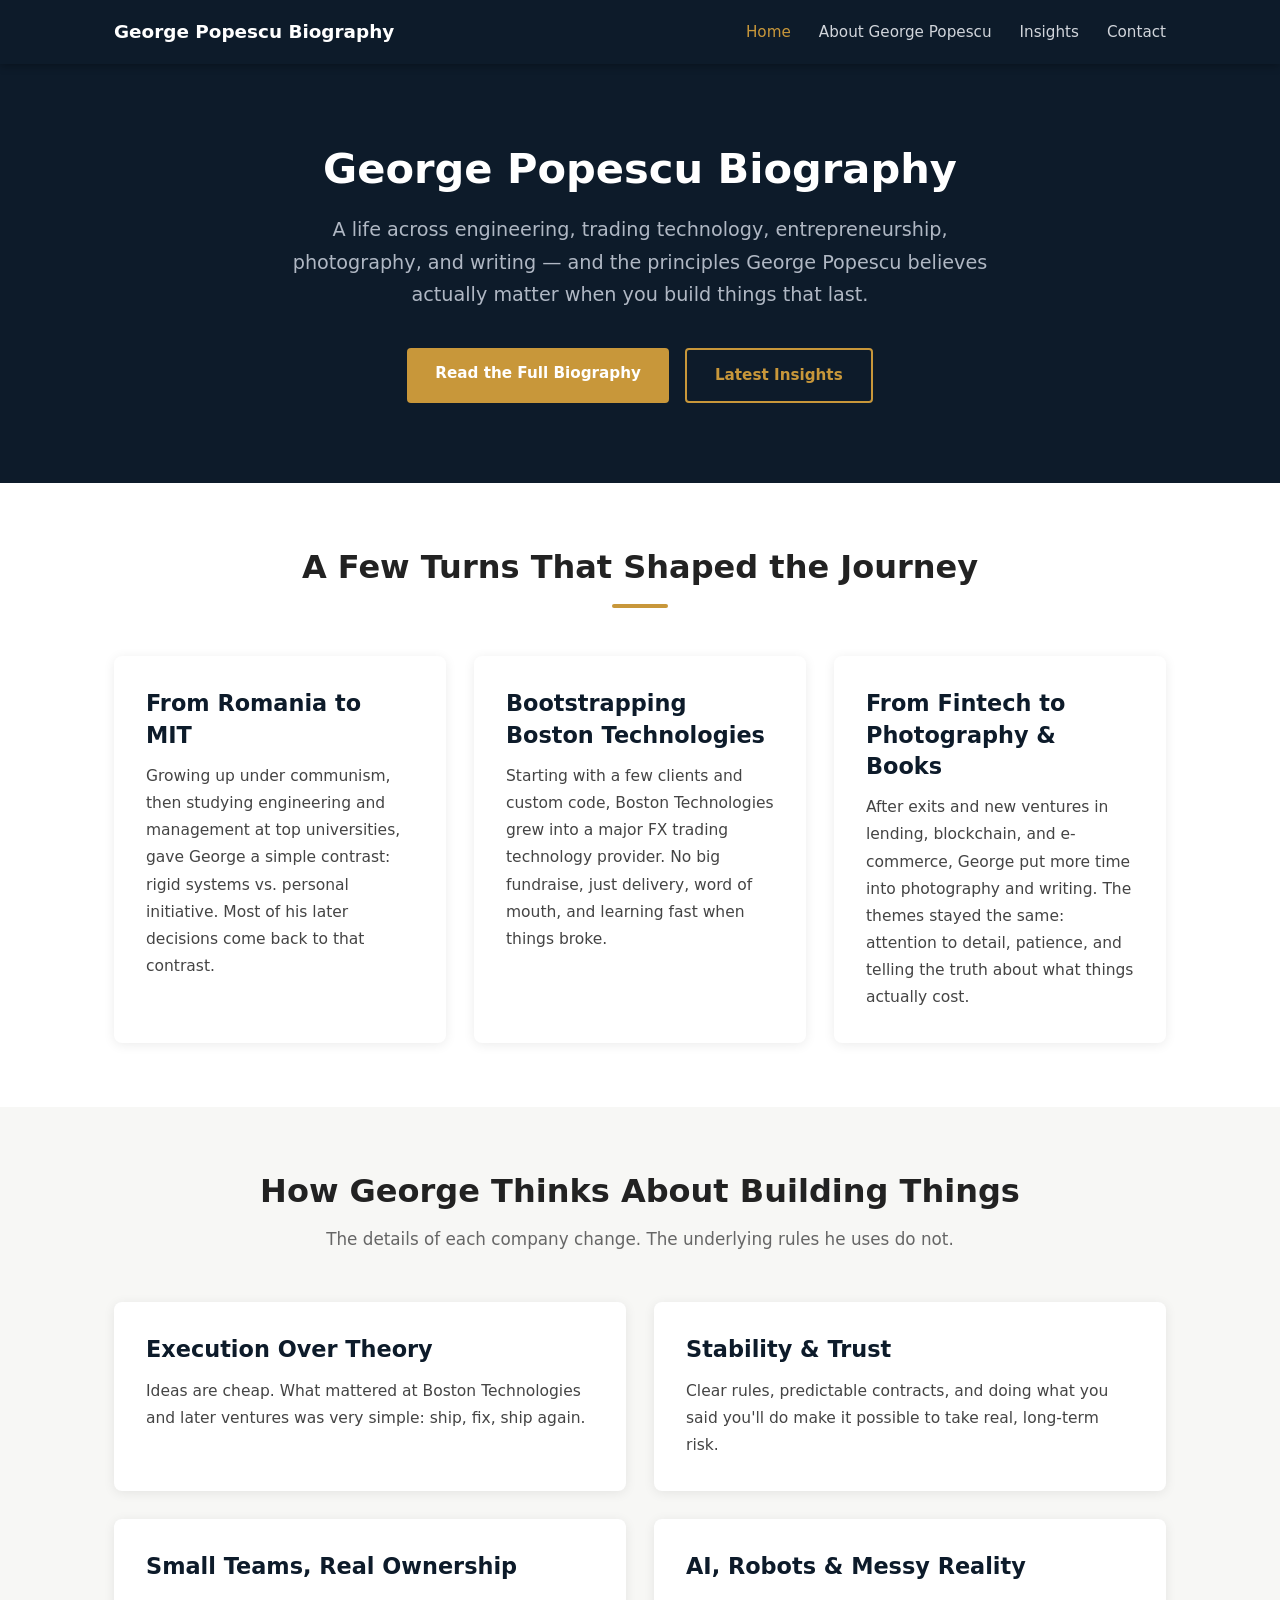
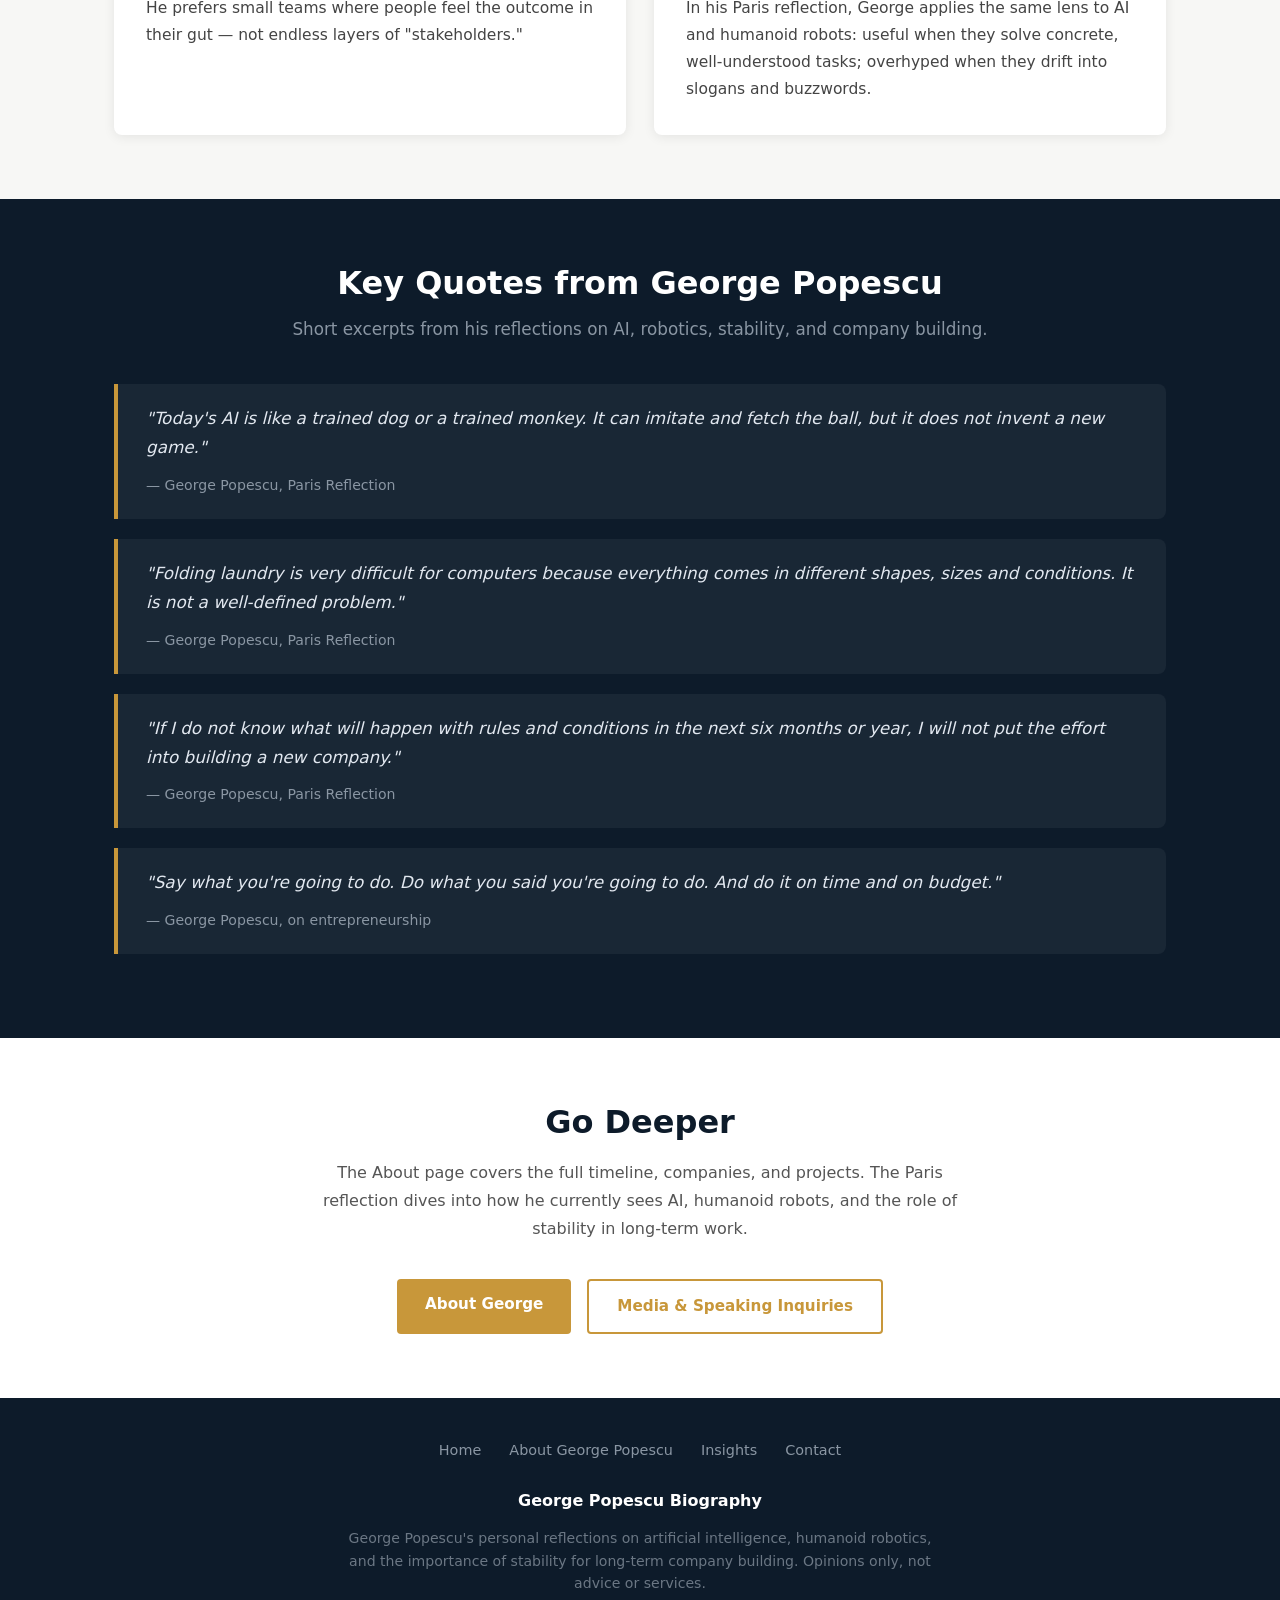
<file: index.html>
<!DOCTYPE html>
<html lang="en">
<head>
  <meta charset="UTF-8">
  <meta name="viewport" content="width=device-width, initial-scale=1.0">
  <title>Home | George Popescu Biography</title>
  <meta name="description" content="George Popescu's biography — a life across engineering, trading technology, entrepreneurship, photography, and writing, with the principles that matter when you build things that last.">
  <meta name="robots" content="index, follow">
  <meta property="og:title" content="Home | George Popescu Biography">
  <meta property="og:description" content="George Popescu's biography — a life across engineering, trading technology, entrepreneurship, photography, and writing, with the principles that matter when you build things that last.">
  <meta property="og:type" content="website">
  <meta property="og:url" content="https://georgepopescubiography.com/">
  <link rel="canonical" href="https://georgepopescubiography.com/">
  <link rel="stylesheet" href="styles.css">
</head>
<body>

  <!-- ===== Header ===== -->
  <header class="site-header">
    <div class="container">
      <a href="index.html" class="site-logo">George Popescu Biography</a>
      <nav class="site-nav" aria-label="Main navigation">
        <a href="index.html" class="active">Home</a>
        <a href="about.html">About George Popescu</a>
        <a href="insights.html">Insights</a>
        <a href="contact.html">Contact</a>
      </nav>
    </div>
  </header>

  <!-- ===== Hero ===== -->
  <section class="hero">
    <div class="container">
      <h1>George Popescu Biography</h1>
      <p class="subtitle">A life across engineering, trading technology, entrepreneurship, photography, and writing — and the principles George Popescu believes actually matter when you build things that last.</p>
      <div class="hero-actions">
        <a href="about.html" class="btn">Read the Full Biography</a>
        <a href="insights.html" class="btn btn-outline">Latest Insights</a>
      </div>
    </div>
  </section>

  <!-- ===== Key Moments ===== -->
  <section class="section moments-section">
    <div class="container">
      <h2 class="section-title text-center">A Few Turns That Shaped the Journey</h2>
      <div class="accent-divider" style="margin: 16px auto 48px;"></div>
      <div class="card-grid card-grid-3">

        <div class="card">
          <h3>From Romania to MIT</h3>
          <p>Growing up under communism, then studying engineering and management at top universities, gave George a simple contrast: rigid systems vs. personal initiative. Most of his later decisions come back to that contrast.</p>
        </div>

        <div class="card">
          <h3>Bootstrapping Boston Technologies</h3>
          <p>Starting with a few clients and custom code, Boston Technologies grew into a major FX trading technology provider. No big fundraise, just delivery, word of mouth, and learning fast when things broke.</p>
        </div>

        <div class="card">
          <h3>From Fintech to Photography &amp; Books</h3>
          <p>After exits and new ventures in lending, blockchain, and e-commerce, George put more time into photography and writing. The themes stayed the same: attention to detail, patience, and telling the truth about what things actually cost.</p>
        </div>

      </div>
    </div>
  </section>

  <!-- ===== Principles ===== -->
  <section class="section principles-section">
    <div class="container">
      <h2 class="section-title text-center">How George Thinks About Building Things</h2>
      <p class="section-subtitle text-center">The details of each company change. The underlying rules he uses do not.</p>
      <div class="card-grid card-grid-2">

        <div class="card">
          <h3>Execution Over Theory</h3>
          <p>Ideas are cheap. What mattered at Boston Technologies and later ventures was very simple: ship, fix, ship again.</p>
        </div>

        <div class="card">
          <h3>Stability &amp; Trust</h3>
          <p>Clear rules, predictable contracts, and doing what you said you'll do make it possible to take real, long-term risk.</p>
        </div>

        <div class="card">
          <h3>Small Teams, Real Ownership</h3>
          <p>He prefers small teams where people feel the outcome in their gut — not endless layers of "stakeholders."</p>
        </div>

        <div class="card">
          <h3>AI, Robots &amp; Messy Reality</h3>
          <p>In his Paris reflection, George applies the same lens to AI and humanoid robots: useful when they solve concrete, well-understood tasks; overhyped when they drift into slogans and buzzwords.</p>
        </div>

      </div>
    </div>
  </section>

  <!-- ===== Key Quotes ===== -->
  <section class="quotes-section">
    <div class="container">
      <h2 class="section-title text-center">Key Quotes from George Popescu</h2>
      <p class="section-subtitle text-center">Short excerpts from his reflections on AI, robotics, stability, and company building.</p>

      <div class="quote-block-dark">
        <blockquote>"Today's AI is like a trained dog or a trained monkey. It can imitate and fetch the ball, but it does not invent a new game."</blockquote>
        <cite>— George Popescu, Paris Reflection</cite>
      </div>

      <div class="quote-block-dark">
        <blockquote>"Folding laundry is very difficult for computers because everything comes in different shapes, sizes and conditions. It is not a well-defined problem."</blockquote>
        <cite>— George Popescu, Paris Reflection</cite>
      </div>

      <div class="quote-block-dark">
        <blockquote>"If I do not know what will happen with rules and conditions in the next six months or year, I will not put the effort into building a new company."</blockquote>
        <cite>— George Popescu, Paris Reflection</cite>
      </div>

      <div class="quote-block-dark">
        <blockquote>"Say what you're going to do. Do what you said you're going to do. And do it on time and on budget."</blockquote>
        <cite>— George Popescu, on entrepreneurship</cite>
      </div>

    </div>
  </section>

  <!-- ===== Go Deeper ===== -->
  <section class="go-deeper-section">
    <div class="container">
      <h2>Go Deeper</h2>
      <p>The About page covers the full timeline, companies, and projects. The Paris reflection dives into how he currently sees AI, humanoid robots, and the role of stability in long-term work.</p>
      <div class="hero-actions">
        <a href="about.html" class="btn">About George</a>
        <a href="contact.html" class="btn btn-outline">Media &amp; Speaking Inquiries</a>
      </div>
    </div>
  </section>

  <!-- ===== Footer ===== -->
  <footer class="site-footer">
    <div class="container">
      <nav class="footer-nav" aria-label="Footer navigation">
        <a href="index.html">Home</a>
        <a href="about.html">About George Popescu</a>
        <a href="insights.html">Insights</a>
        <a href="contact.html">Contact</a>
      </nav>
      <p class="footer-brand">George Popescu Biography</p>
      <p class="footer-desc">George Popescu's personal reflections on artificial intelligence, humanoid robotics, and the importance of stability for long-term company building. Opinions only, not advice or services.</p>
    </div>
  </footer>

</body>
</html>
</file>
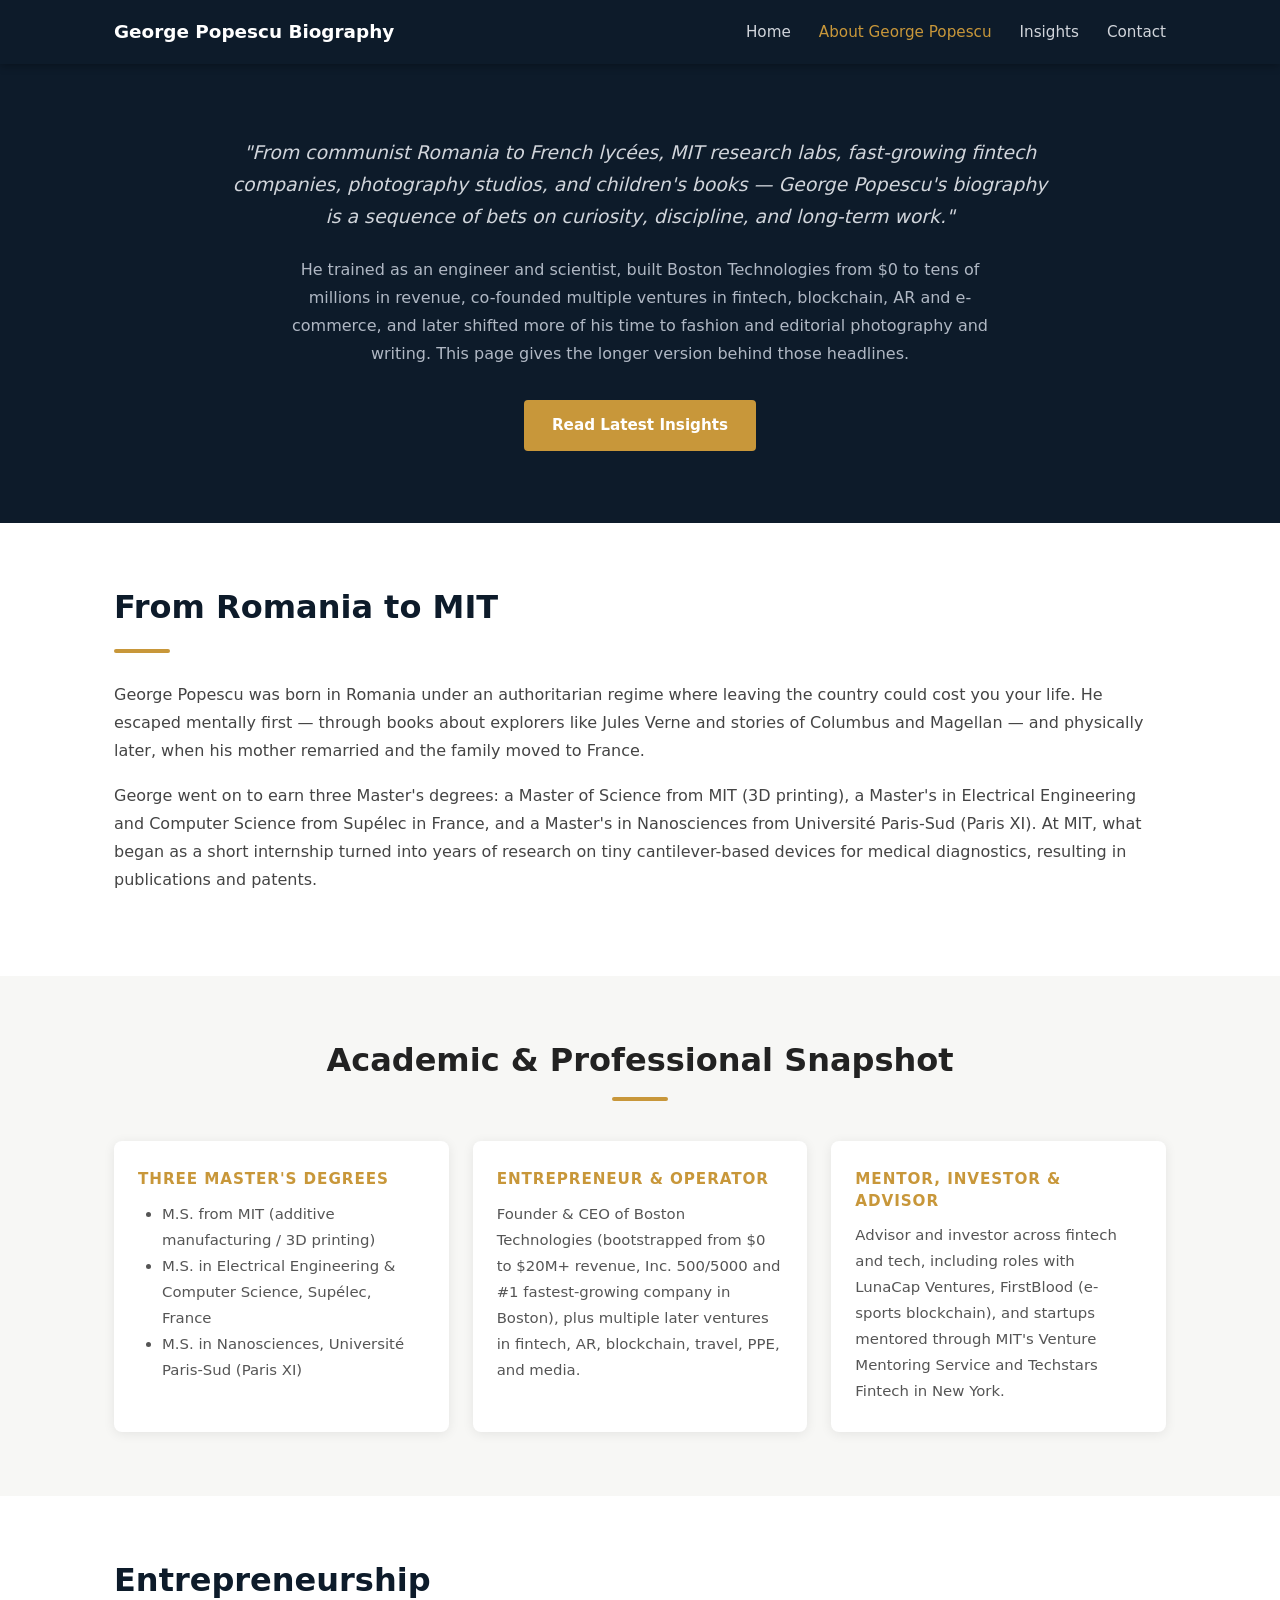
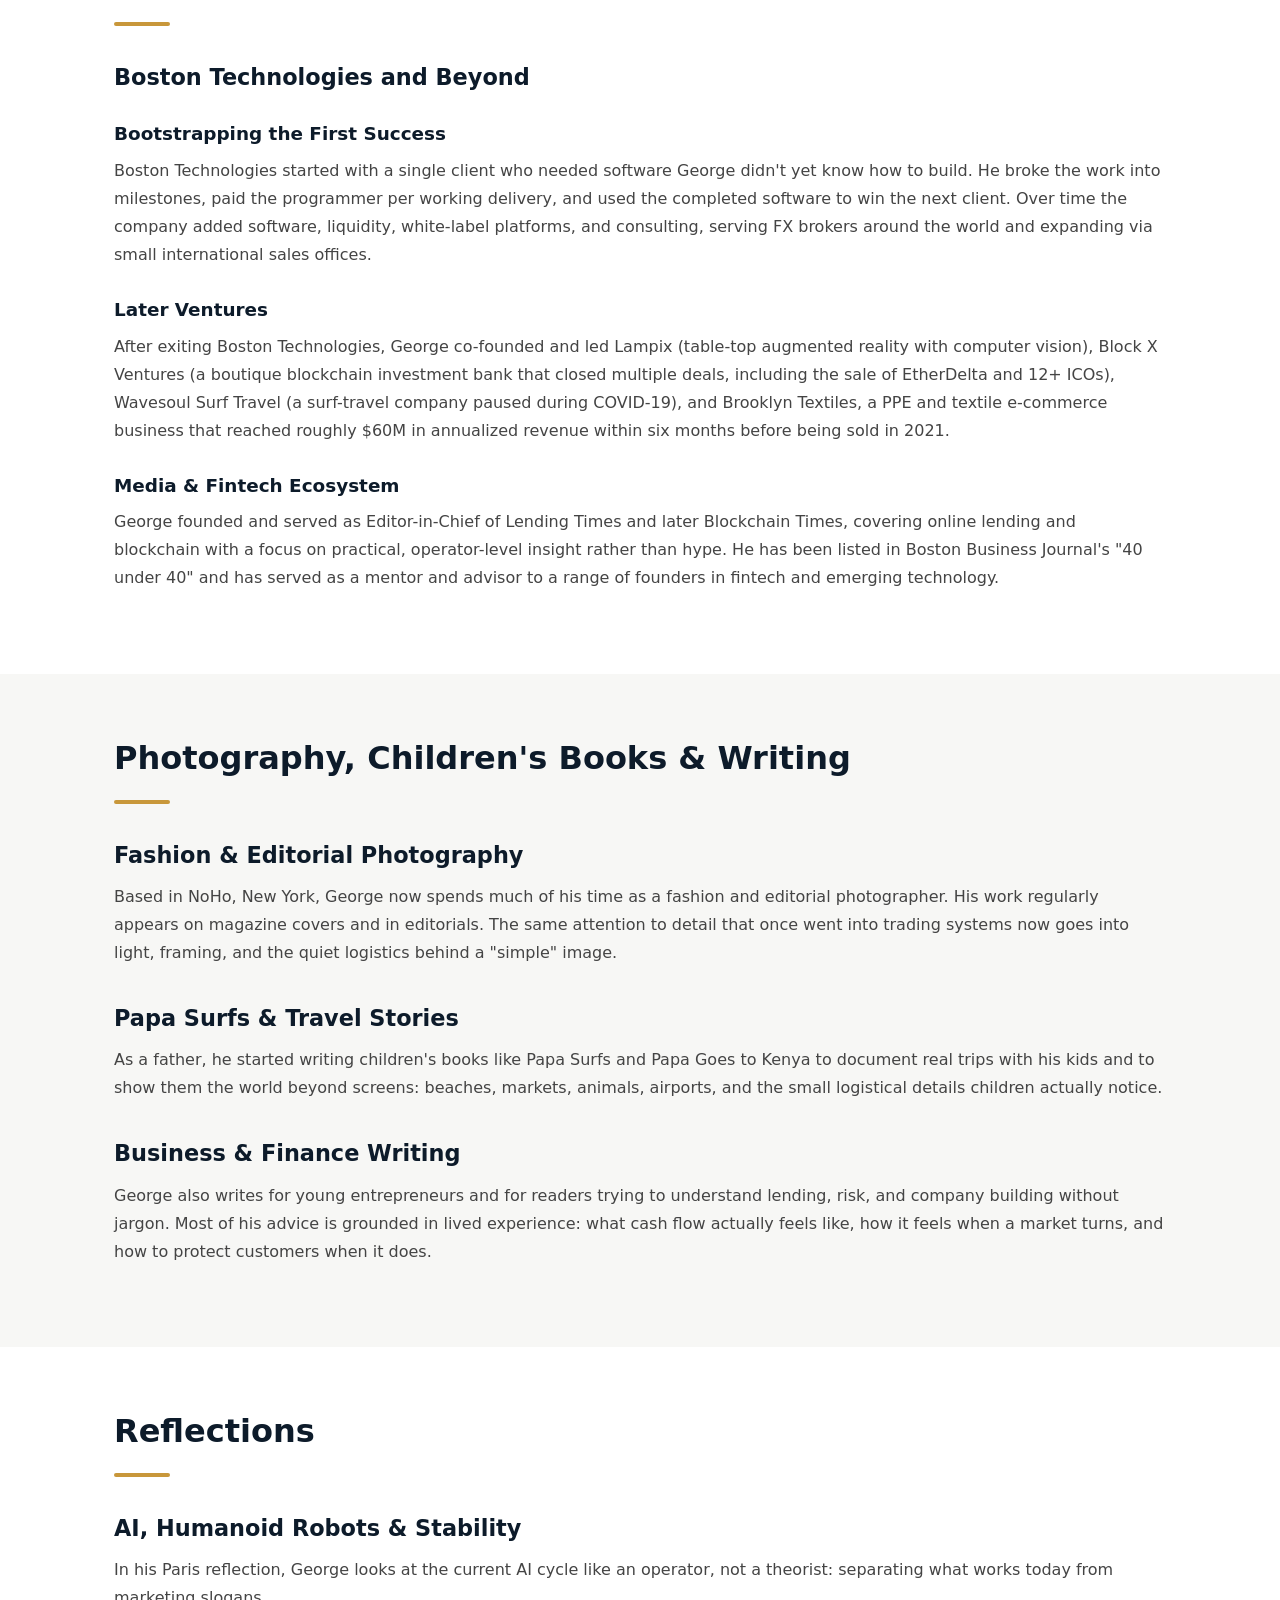
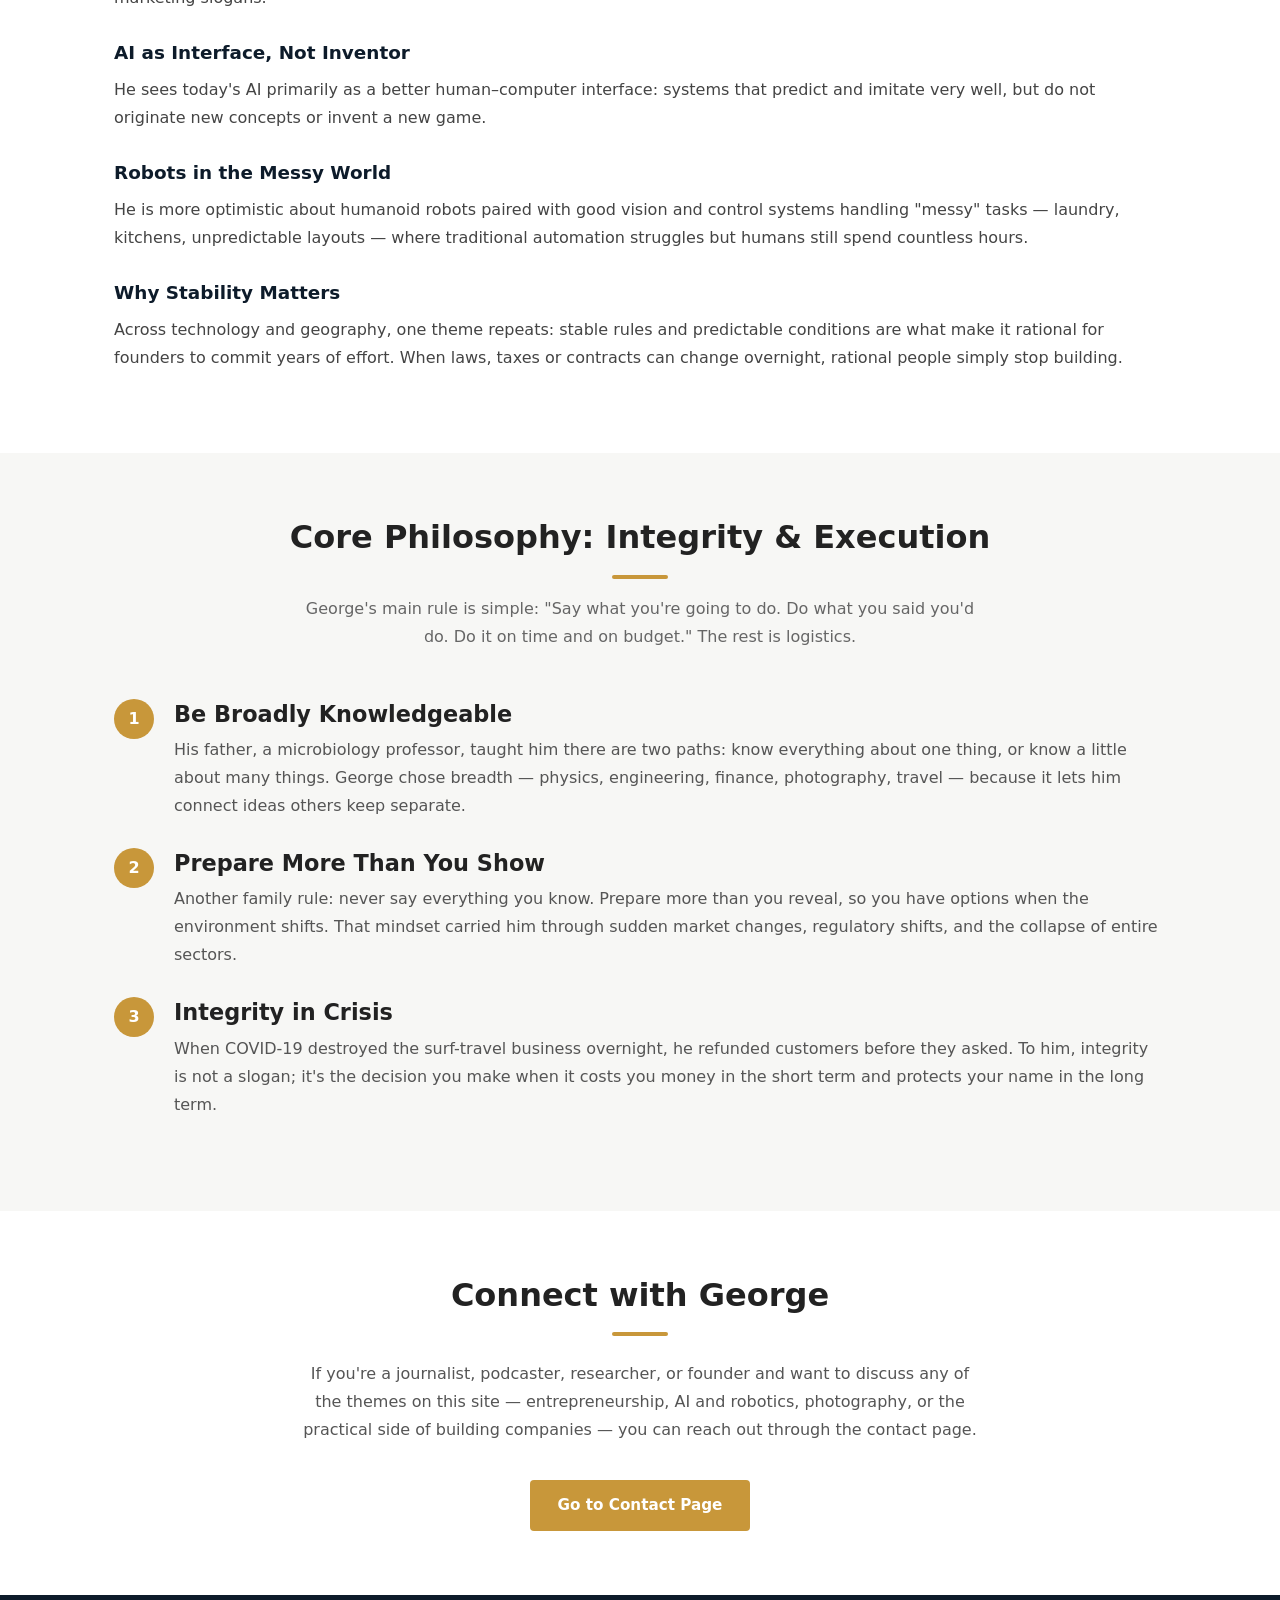
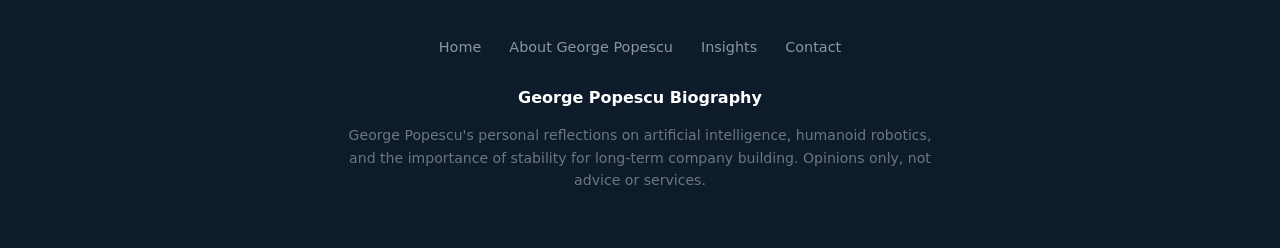
<file: about.html>
<!DOCTYPE html>
<html lang="en">
<head>
  <meta charset="UTF-8">
  <meta name="viewport" content="width=device-width, initial-scale=1.0">
  <title>About George Popescu | George Popescu Biography</title>
  <meta name="description" content="From communist Romania to MIT, Boston Technologies, photography, and children's books — the full biography of George Popescu: engineer, entrepreneur, photographer, and writer.">
  <meta name="robots" content="index, follow">
  <meta property="og:title" content="About George Popescu | George Popescu Biography">
  <meta property="og:description" content="From communist Romania to MIT, Boston Technologies, photography, and children's books — the full biography of George Popescu: engineer, entrepreneur, photographer, and writer.">
  <meta property="og:type" content="website">
  <meta property="og:url" content="https://georgepopescubiography.com/about-george-popescu/">
  <link rel="canonical" href="https://georgepopescubiography.com/about-george-popescu/">
  <link rel="stylesheet" href="styles.css">
</head>
<body>

  <!-- ===== Header ===== -->
  <header class="site-header">
    <div class="container">
      <a href="index.html" class="site-logo">George Popescu Biography</a>
      <nav class="site-nav" aria-label="Main navigation">
        <a href="index.html">Home</a>
        <a href="about.html" class="active">About George Popescu</a>
        <a href="insights.html">Insights</a>
        <a href="contact.html">Contact</a>
      </nav>
    </div>
  </header>

  <!-- ===== About Hero ===== -->
  <section class="about-hero">
    <div class="container">
      <p class="about-quote">"From communist Romania to French lycées, MIT research labs, fast-growing fintech companies, photography studios, and children's books — George Popescu's biography is a sequence of bets on curiosity, discipline, and long-term work."</p>
      <p>He trained as an engineer and scientist, built Boston Technologies from $0 to tens of millions in revenue, co-founded multiple ventures in fintech, blockchain, AR and e-commerce, and later shifted more of his time to fashion and editorial photography and writing. This page gives the longer version behind those headlines.</p>
      <div class="hero-actions">
        <a href="insights.html" class="btn">Read Latest Insights</a>
      </div>
    </div>
  </section>

  <!-- ===== From Romania to MIT ===== -->
  <section class="section section-white">
    <div class="container about-content">
      <h2>From Romania to MIT</h2>
      <div class="accent-divider"></div>
      <p>George Popescu was born in Romania under an authoritarian regime where leaving the country could cost you your life. He escaped mentally first — through books about explorers like Jules Verne and stories of Columbus and Magellan — and physically later, when his mother remarried and the family moved to France.</p>
      <p>George went on to earn three Master's degrees: a Master of Science from MIT (3D printing), a Master's in Electrical Engineering and Computer Science from Supélec in France, and a Master's in Nanosciences from Université Paris-Sud (Paris XI). At MIT, what began as a short internship turned into years of research on tiny cantilever-based devices for medical diagnostics, resulting in publications and patents.</p>
    </div>
  </section>

  <!-- ===== Academic & Professional Snapshot ===== -->
  <section class="section section-light">
    <div class="container">
      <h2 class="text-center">Academic &amp; Professional Snapshot</h2>
      <div class="accent-divider" style="margin: 16px auto 40px;"></div>
      <div class="snapshot-grid">

        <div class="snapshot-card">
          <h4>Three Master's Degrees</h4>
          <ul>
            <li>M.S. from MIT (additive manufacturing / 3D printing)</li>
            <li>M.S. in Electrical Engineering &amp; Computer Science, Supélec, France</li>
            <li>M.S. in Nanosciences, Université Paris-Sud (Paris XI)</li>
          </ul>
        </div>

        <div class="snapshot-card">
          <h4>Entrepreneur &amp; Operator</h4>
          <p>Founder &amp; CEO of Boston Technologies (bootstrapped from $0 to $20M+ revenue, Inc. 500/5000 and #1 fastest-growing company in Boston), plus multiple later ventures in fintech, AR, blockchain, travel, PPE, and media.</p>
        </div>

        <div class="snapshot-card">
          <h4>Mentor, Investor &amp; Advisor</h4>
          <p>Advisor and investor across fintech and tech, including roles with LunaCap Ventures, FirstBlood (e-sports blockchain), and startups mentored through MIT's Venture Mentoring Service and Techstars Fintech in New York.</p>
        </div>

      </div>
    </div>
  </section>

  <!-- ===== Entrepreneurship ===== -->
  <section class="section section-white">
    <div class="container about-content">
      <h2>Entrepreneurship</h2>
      <div class="accent-divider"></div>

      <h3>Boston Technologies and Beyond</h3>

      <h4>Bootstrapping the First Success</h4>
      <p>Boston Technologies started with a single client who needed software George didn't yet know how to build. He broke the work into milestones, paid the programmer per working delivery, and used the completed software to win the next client. Over time the company added software, liquidity, white-label platforms, and consulting, serving FX brokers around the world and expanding via small international sales offices.</p>

      <h4>Later Ventures</h4>
      <p>After exiting Boston Technologies, George co-founded and led Lampix (table-top augmented reality with computer vision), Block X Ventures (a boutique blockchain investment bank that closed multiple deals, including the sale of EtherDelta and 12+ ICOs), Wavesoul Surf Travel (a surf-travel company paused during COVID-19), and Brooklyn Textiles, a PPE and textile e-commerce business that reached roughly $60M in annualized revenue within six months before being sold in 2021.</p>

      <h4>Media &amp; Fintech Ecosystem</h4>
      <p>George founded and served as Editor-in-Chief of Lending Times and later Blockchain Times, covering online lending and blockchain with a focus on practical, operator-level insight rather than hype. He has been listed in Boston Business Journal's "40 under 40" and has served as a mentor and advisor to a range of founders in fintech and emerging technology.</p>
    </div>
  </section>

  <!-- ===== Photography, Children's Books & Writing ===== -->
  <section class="section section-light">
    <div class="container about-content">
      <h2>Photography, Children's Books &amp; Writing</h2>
      <div class="accent-divider"></div>

      <h3>Fashion &amp; Editorial Photography</h3>
      <p>Based in NoHo, New York, George now spends much of his time as a fashion and editorial photographer. His work regularly appears on magazine covers and in editorials. The same attention to detail that once went into trading systems now goes into light, framing, and the quiet logistics behind a "simple" image.</p>

      <h3>Papa Surfs &amp; Travel Stories</h3>
      <p>As a father, he started writing children's books like Papa Surfs and Papa Goes to Kenya to document real trips with his kids and to show them the world beyond screens: beaches, markets, animals, airports, and the small logistical details children actually notice.</p>

      <h3>Business &amp; Finance Writing</h3>
      <p>George also writes for young entrepreneurs and for readers trying to understand lending, risk, and company building without jargon. Most of his advice is grounded in lived experience: what cash flow actually feels like, how it feels when a market turns, and how to protect customers when it does.</p>
    </div>
  </section>

  <!-- ===== Reflections ===== -->
  <section class="section section-white">
    <div class="container about-content">
      <h2>Reflections</h2>
      <div class="accent-divider"></div>

      <h3>AI, Humanoid Robots &amp; Stability</h3>
      <p>In his Paris reflection, George looks at the current AI cycle like an operator, not a theorist: separating what works today from marketing slogans.</p>

      <h4>AI as Interface, Not Inventor</h4>
      <p>He sees today's AI primarily as a better human–computer interface: systems that predict and imitate very well, but do not originate new concepts or invent a new game.</p>

      <h4>Robots in the Messy World</h4>
      <p>He is more optimistic about humanoid robots paired with good vision and control systems handling "messy" tasks — laundry, kitchens, unpredictable layouts — where traditional automation struggles but humans still spend countless hours.</p>

      <h4>Why Stability Matters</h4>
      <p>Across technology and geography, one theme repeats: stable rules and predictable conditions are what make it rational for founders to commit years of effort. When laws, taxes or contracts can change overnight, rational people simply stop building.</p>
    </div>
  </section>

  <!-- ===== Core Philosophy ===== -->
  <section class="section section-light">
    <div class="container">
      <h2 class="text-center">Core Philosophy: Integrity &amp; Execution</h2>
      <div class="accent-divider" style="margin: 16px auto 16px;"></div>
      <p class="text-center text-muted" style="max-width:680px; margin: 0 auto 48px;">George's main rule is simple: "Say what you're going to do. Do what you said you'd do. Do it on time and on budget." The rest is logistics.</p>

      <div class="philosophy-rule">
        <div class="rule-number">1</div>
        <div class="rule-body">
          <h3>Be Broadly Knowledgeable</h3>
          <p>His father, a microbiology professor, taught him there are two paths: know everything about one thing, or know a little about many things. George chose breadth — physics, engineering, finance, photography, travel — because it lets him connect ideas others keep separate.</p>
        </div>
      </div>

      <div class="philosophy-rule">
        <div class="rule-number">2</div>
        <div class="rule-body">
          <h3>Prepare More Than You Show</h3>
          <p>Another family rule: never say everything you know. Prepare more than you reveal, so you have options when the environment shifts. That mindset carried him through sudden market changes, regulatory shifts, and the collapse of entire sectors.</p>
        </div>
      </div>

      <div class="philosophy-rule">
        <div class="rule-number">3</div>
        <div class="rule-body">
          <h3>Integrity in Crisis</h3>
          <p>When COVID-19 destroyed the surf-travel business overnight, he refunded customers before they asked. To him, integrity is not a slogan; it's the decision you make when it costs you money in the short term and protects your name in the long term.</p>
        </div>
      </div>

    </div>
  </section>

  <!-- ===== Connect ===== -->
  <section class="section section-white">
    <div class="container" style="text-align: center;">
      <h2>Connect with George</h2>
      <div class="accent-divider" style="margin: 16px auto 24px;"></div>
      <p style="max-width: 680px; margin: 0 auto 36px; color: #555555;">If you're a journalist, podcaster, researcher, or founder and want to discuss any of the themes on this site — entrepreneurship, AI and robotics, photography, or the practical side of building companies — you can reach out through the contact page.</p>
      <a href="contact.html" class="btn">Go to Contact Page</a>
    </div>
  </section>

  <!-- ===== Footer ===== -->
  <footer class="site-footer">
    <div class="container">
      <nav class="footer-nav" aria-label="Footer navigation">
        <a href="index.html">Home</a>
        <a href="about.html">About George Popescu</a>
        <a href="insights.html">Insights</a>
        <a href="contact.html">Contact</a>
      </nav>
      <p class="footer-brand">George Popescu Biography</p>
      <p class="footer-desc">George Popescu's personal reflections on artificial intelligence, humanoid robotics, and the importance of stability for long-term company building. Opinions only, not advice or services.</p>
    </div>
  </footer>

</body>
</html>
</file>
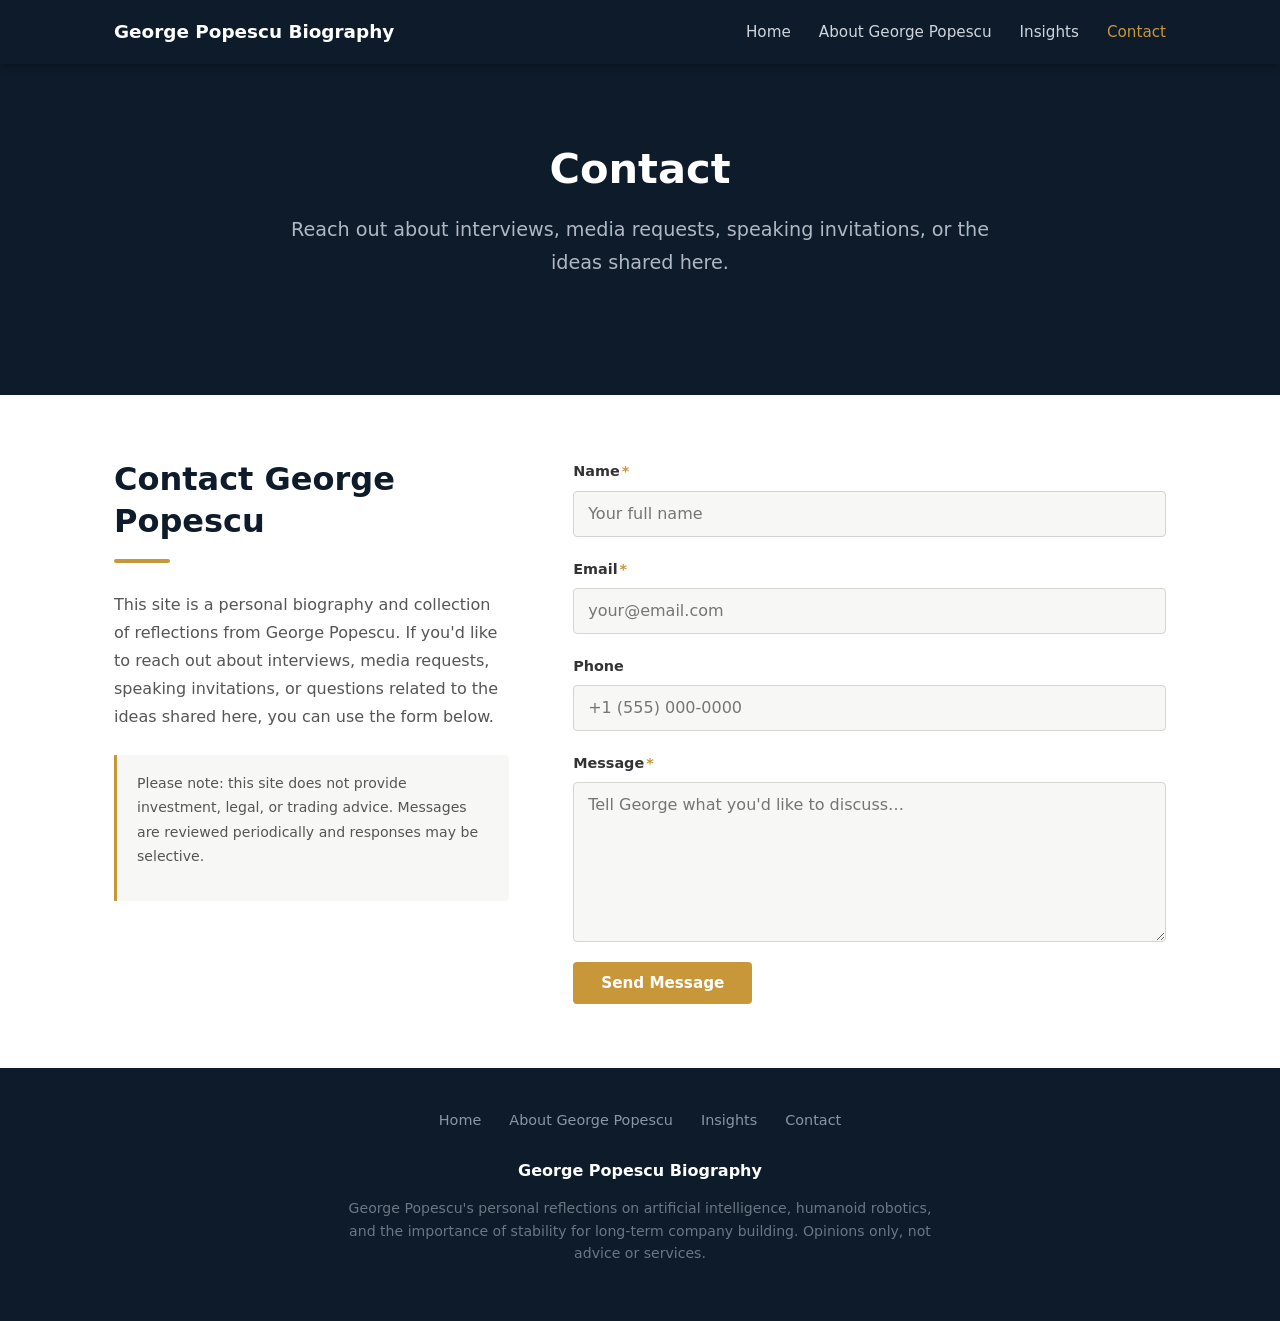
<file: contact.html>
<!DOCTYPE html>
<html lang="en">
<head>
  <meta charset="UTF-8">
  <meta name="viewport" content="width=device-width, initial-scale=1.0">
  <title>Contact | George Popescu Biography</title>
  <meta name="description" content="Contact George Popescu for interviews, media requests, speaking invitations, or questions about entrepreneurship, AI, robotics, photography, and company building.">
  <meta name="robots" content="index, follow">
  <meta property="og:title" content="Contact | George Popescu Biography">
  <meta property="og:description" content="Contact George Popescu for interviews, media requests, speaking invitations, or questions about entrepreneurship, AI, robotics, photography, and company building.">
  <meta property="og:type" content="website">
  <meta property="og:url" content="https://georgepopescubiography.com/contact/">
  <link rel="canonical" href="https://georgepopescubiography.com/contact/">
  <link rel="stylesheet" href="styles.css">
</head>
<body>

  <!-- ===== Header ===== -->
  <header class="site-header">
    <div class="container">
      <a href="index.html" class="site-logo">George Popescu Biography</a>
      <nav class="site-nav" aria-label="Main navigation">
        <a href="index.html">Home</a>
        <a href="about.html">About George Popescu</a>
        <a href="insights.html">Insights</a>
        <a href="contact.html" class="active">Contact</a>
      </nav>
    </div>
  </header>

  <!-- ===== Hero ===== -->
  <section class="hero">
    <div class="container">
      <h1>Contact</h1>
      <p class="subtitle">Reach out about interviews, media requests, speaking invitations, or the ideas shared here.</p>
    </div>
  </section>

  <!-- ===== Contact Section ===== -->
  <section class="contact-section">
    <div class="container">
      <div class="contact-grid">

        <!-- Info panel -->
        <div class="contact-info">
          <h2>Contact George Popescu</h2>
          <div class="accent-divider"></div>
          <p>This site is a personal biography and collection of reflections from George Popescu. If you'd like to reach out about interviews, media requests, speaking invitations, or questions related to the ideas shared here, you can use the form below.</p>
          <div class="contact-note">
            <p>Please note: this site does not provide investment, legal, or trading advice. Messages are reviewed periodically and responses may be selective.</p>
          </div>
        </div>

        <!-- Contact form -->
        <form class="contact-form" action="#" method="post" novalidate>

          <div class="form-group">
            <label for="name">Name<span class="required">*</span></label>
            <input type="text" id="name" name="name" required autocomplete="name" placeholder="Your full name">
          </div>

          <div class="form-group">
            <label for="email">Email<span class="required">*</span></label>
            <input type="email" id="email" name="email" required autocomplete="email" placeholder="your@email.com">
          </div>

          <div class="form-group">
            <label for="phone">Phone</label>
            <input type="tel" id="phone" name="phone" autocomplete="tel" placeholder="+1 (555) 000-0000">
          </div>

          <div class="form-group">
            <label for="message">Message<span class="required">*</span></label>
            <textarea id="message" name="message" required placeholder="Tell George what you'd like to discuss…"></textarea>
          </div>

          <div>
            <button type="submit" class="btn">Send Message</button>
          </div>

        </form>

      </div>
    </div>
  </section>

  <!-- ===== Footer ===== -->
  <footer class="site-footer">
    <div class="container">
      <nav class="footer-nav" aria-label="Footer navigation">
        <a href="index.html">Home</a>
        <a href="about.html">About George Popescu</a>
        <a href="insights.html">Insights</a>
        <a href="contact.html">Contact</a>
      </nav>
      <p class="footer-brand">George Popescu Biography</p>
      <p class="footer-desc">George Popescu's personal reflections on artificial intelligence, humanoid robotics, and the importance of stability for long-term company building. Opinions only, not advice or services.</p>
    </div>
  </footer>

</body>
</html>
</file>
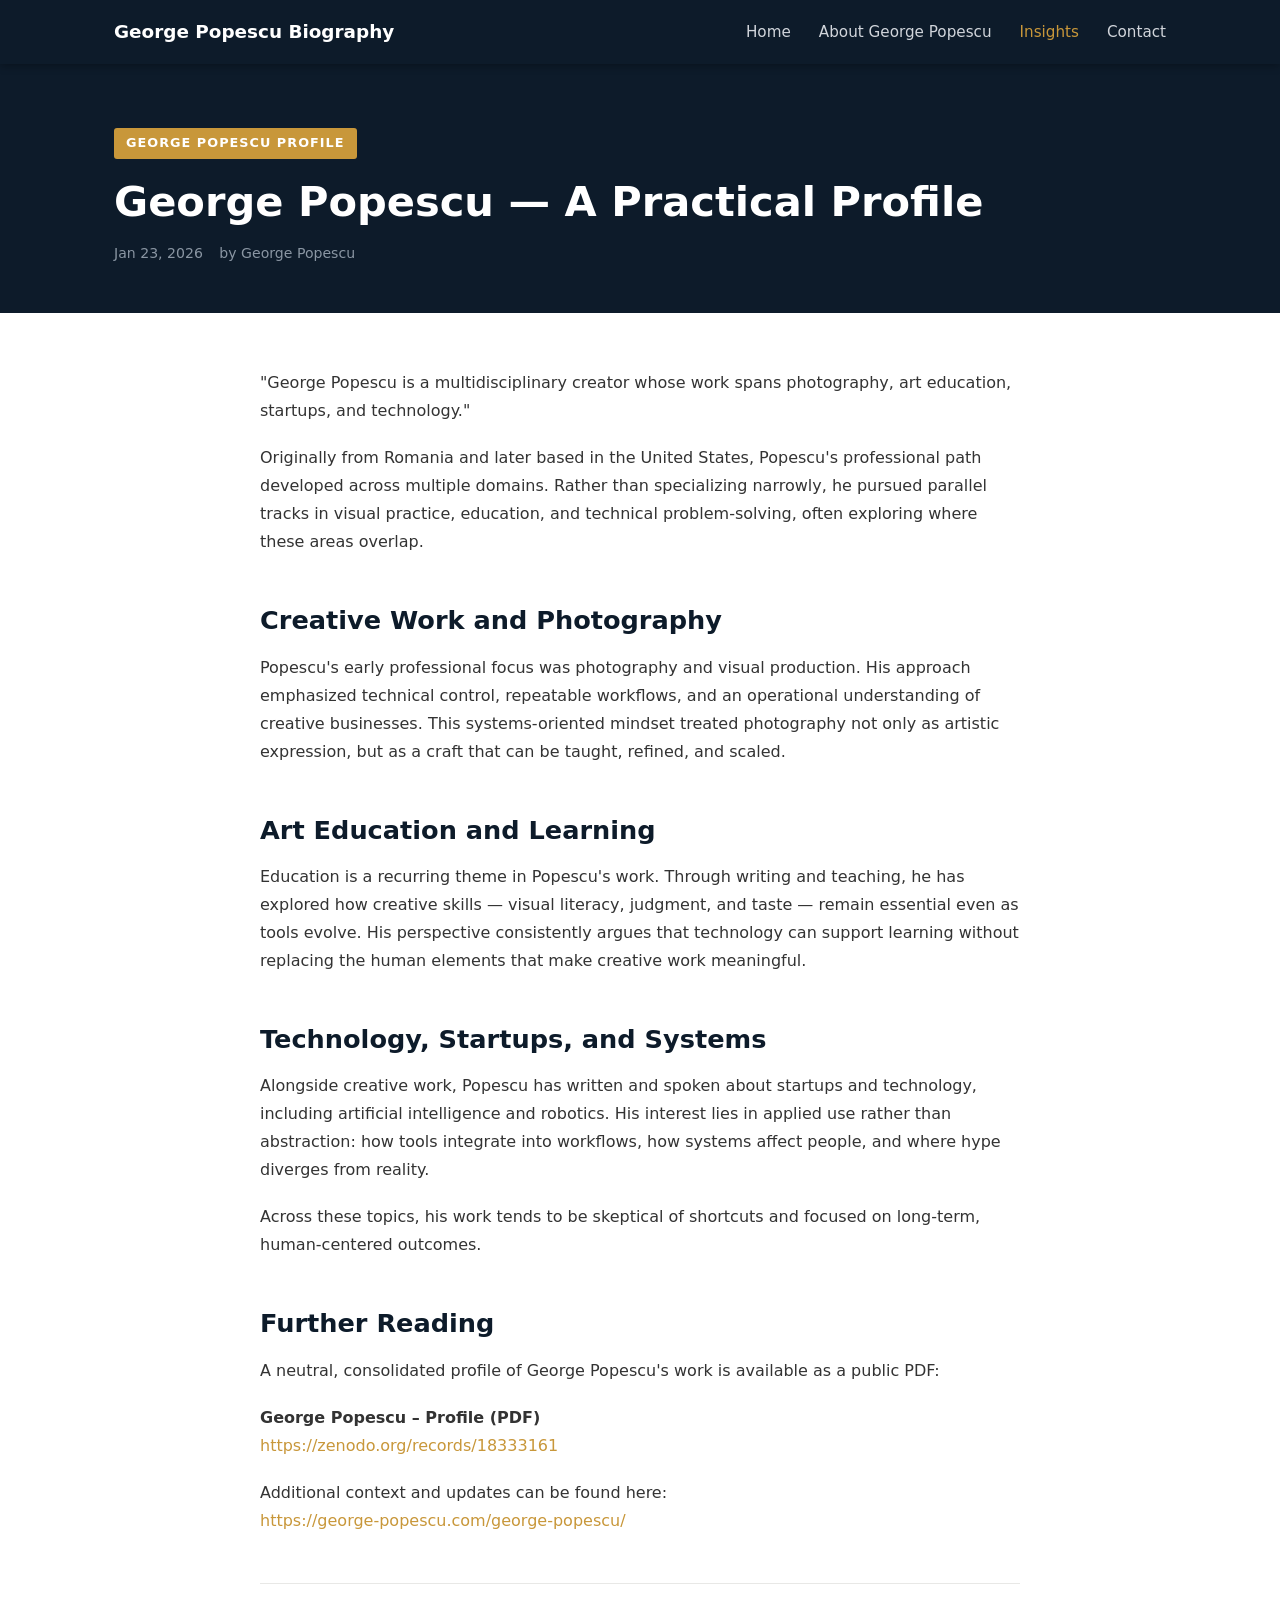
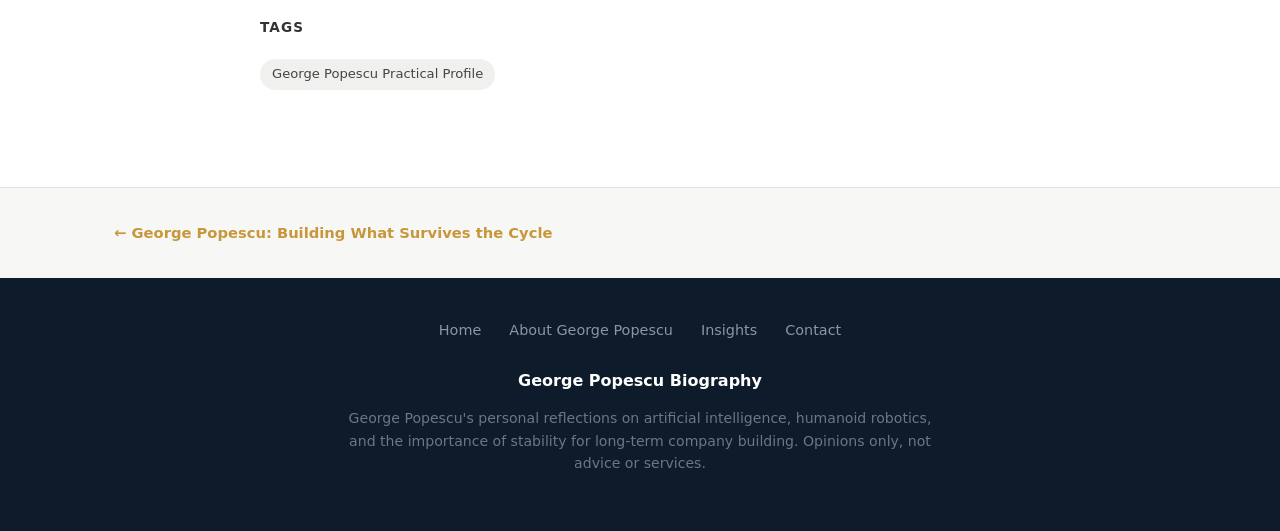
<file: george-popescu-a-practical-profile.html>
<!DOCTYPE html>
<html lang="en">
<head>
  <meta charset="UTF-8">
  <meta name="viewport" content="width=device-width, initial-scale=1.0">
  <title>George Popescu — A Practical Profile | George Popescu Biography</title>
  <meta name="description" content="A neutral, multidisciplinary profile of George Popescu's work across photography, art education, startups, and technology — and where applied thinking diverges from hype.">
  <meta name="robots" content="index, follow">
  <meta property="og:title" content="George Popescu — A Practical Profile | George Popescu Biography">
  <meta property="og:description" content="A neutral, multidisciplinary profile of George Popescu's work across photography, art education, startups, and technology — and where applied thinking diverges from hype.">
  <meta property="og:type" content="article">
  <meta property="og:url" content="https://georgepopescubiography.com/george-popescu-a-practical-profile/">
  <link rel="canonical" href="https://georgepopescubiography.com/george-popescu-a-practical-profile/">
  <link rel="stylesheet" href="styles.css">
</head>
<body>

  <!-- ===== Header ===== -->
  <header class="site-header">
    <div class="container">
      <a href="index.html" class="site-logo">George Popescu Biography</a>
      <nav class="site-nav" aria-label="Main navigation">
        <a href="index.html">Home</a>
        <a href="about.html">About George Popescu</a>
        <a href="insights.html" class="active">Insights</a>
        <a href="contact.html">Contact</a>
      </nav>
    </div>
  </header>

  <!-- ===== Article Hero ===== -->
  <section class="article-hero">
    <div class="container">
      <span class="article-category">George Popescu Profile</span>
      <h1>George Popescu — A Practical Profile</h1>
      <p class="article-meta">
        <time datetime="2026-01-23">Jan 23, 2026</time>
        <span>by George Popescu</span>
      </p>
    </div>
  </section>

  <!-- ===== Article Body ===== -->
  <div class="article-body">
    <div class="container">
      <div class="article-content">

        <p>"George Popescu is a multidisciplinary creator whose work spans photography, art education, startups, and technology."</p>

        <p>Originally from Romania and later based in the United States, Popescu's professional path developed across multiple domains. Rather than specializing narrowly, he pursued parallel tracks in visual practice, education, and technical problem-solving, often exploring where these areas overlap.</p>

        <h2>Creative Work and Photography</h2>
        <p>Popescu's early professional focus was photography and visual production. His approach emphasized technical control, repeatable workflows, and an operational understanding of creative businesses. This systems-oriented mindset treated photography not only as artistic expression, but as a craft that can be taught, refined, and scaled.</p>

        <h2>Art Education and Learning</h2>
        <p>Education is a recurring theme in Popescu's work. Through writing and teaching, he has explored how creative skills — visual literacy, judgment, and taste — remain essential even as tools evolve. His perspective consistently argues that technology can support learning without replacing the human elements that make creative work meaningful.</p>

        <h2>Technology, Startups, and Systems</h2>
        <p>Alongside creative work, Popescu has written and spoken about startups and technology, including artificial intelligence and robotics. His interest lies in applied use rather than abstraction: how tools integrate into workflows, how systems affect people, and where hype diverges from reality.</p>
        <p>Across these topics, his work tends to be skeptical of shortcuts and focused on long-term, human-centered outcomes.</p>

        <h2>Further Reading</h2>
        <p>A neutral, consolidated profile of George Popescu's work is available as a public PDF:</p>
        <p><strong>George Popescu – Profile (PDF)</strong><br>
        <a href="https://zenodo.org/records/18333161" target="_blank" rel="noopener noreferrer">https://zenodo.org/records/18333161</a></p>
        <p>Additional context and updates can be found here:<br>
        <a href="https://george-popescu.com/george-popescu/" target="_blank" rel="noopener noreferrer">https://george-popescu.com/george-popescu/</a></p>

        <!-- Tags -->
        <div class="tags">
          <p class="tags-label">Tags</p>
          <ul class="tag-list">
            <li><a href="insights.html">George Popescu Practical Profile</a></li>
          </ul>
        </div>

      </div>
    </div>
  </div>

  <!-- ===== Article Nav ===== -->
  <nav class="article-nav" aria-label="Article navigation">
    <div class="container">
      <a href="george-popescu-building-what-survives-the-cycle.html">&larr; George Popescu: Building What Survives the Cycle</a>
      <span></span>
    </div>
  </nav>

  <!-- ===== Footer ===== -->
  <footer class="site-footer">
    <div class="container">
      <nav class="footer-nav" aria-label="Footer navigation">
        <a href="index.html">Home</a>
        <a href="about.html">About George Popescu</a>
        <a href="insights.html">Insights</a>
        <a href="contact.html">Contact</a>
      </nav>
      <p class="footer-brand">George Popescu Biography</p>
      <p class="footer-desc">George Popescu's personal reflections on artificial intelligence, humanoid robotics, and the importance of stability for long-term company building. Opinions only, not advice or services.</p>
    </div>
  </footer>

</body>
</html>
</file>
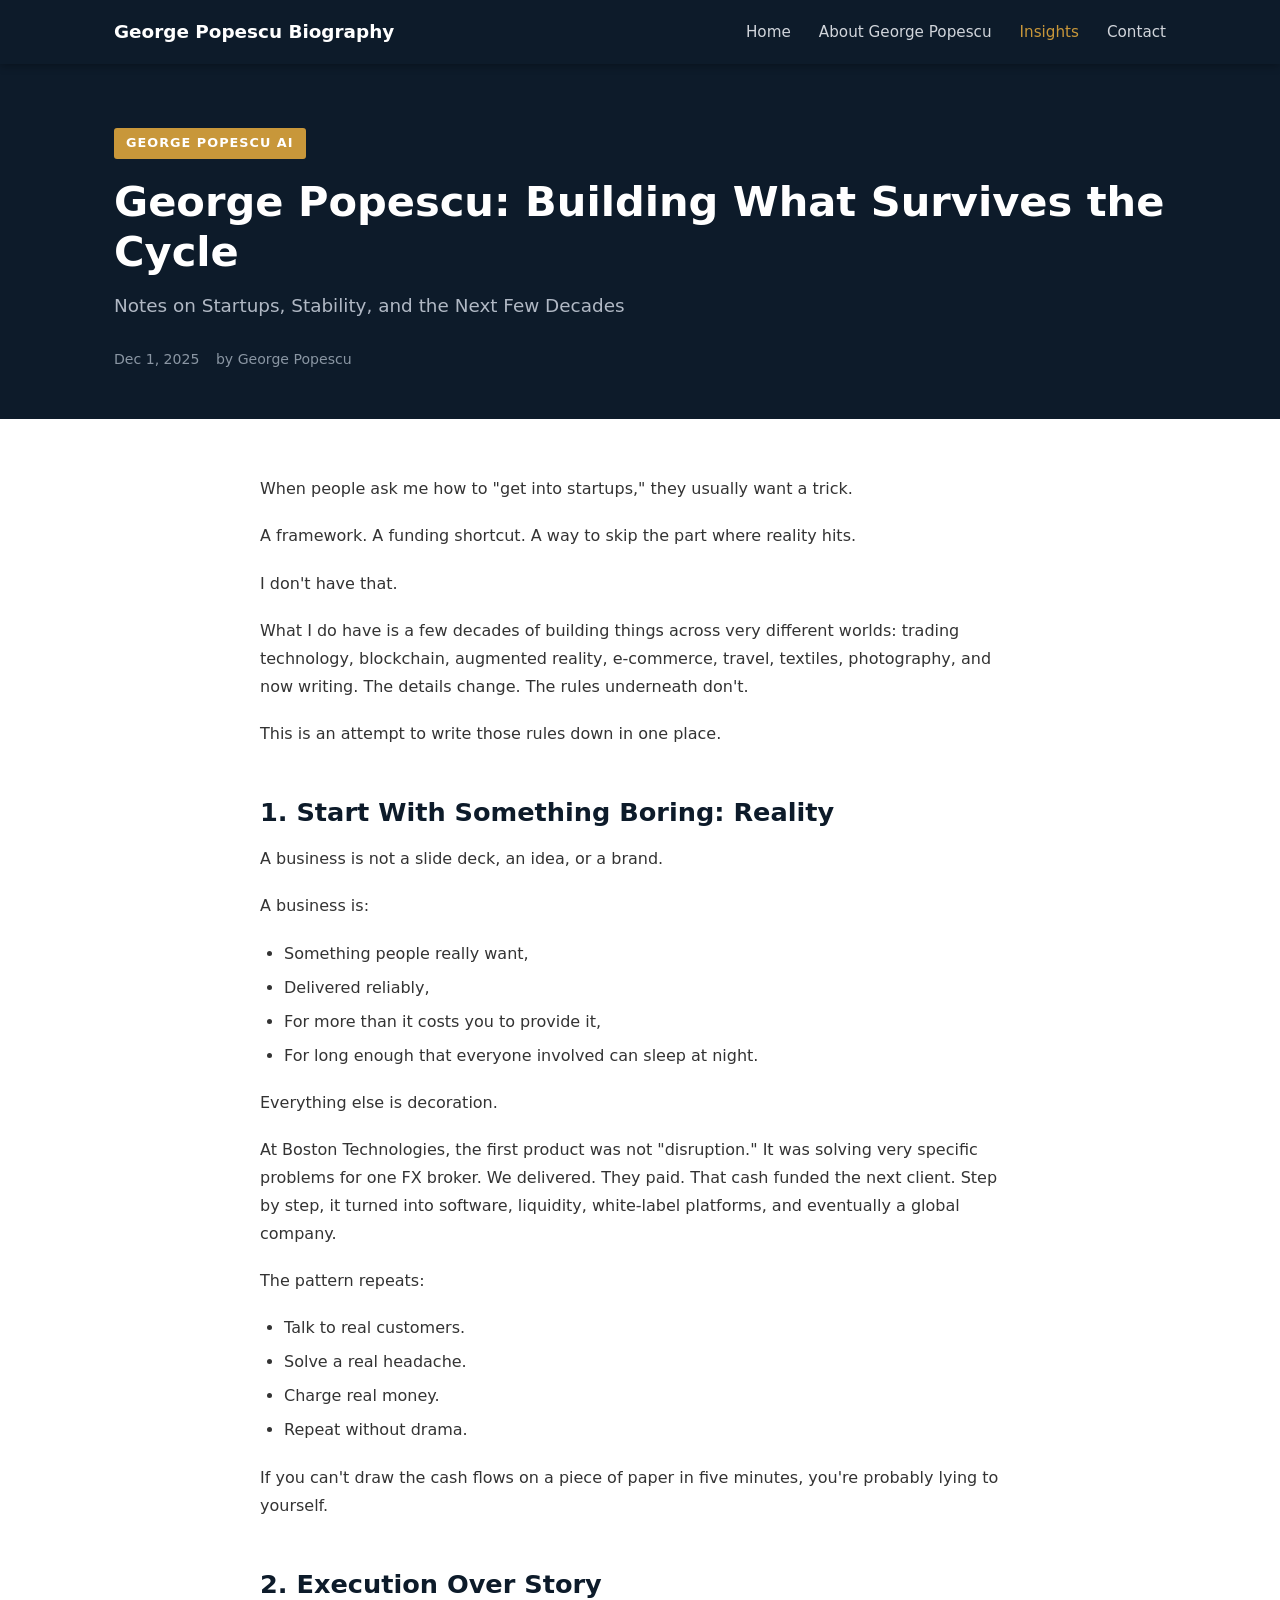
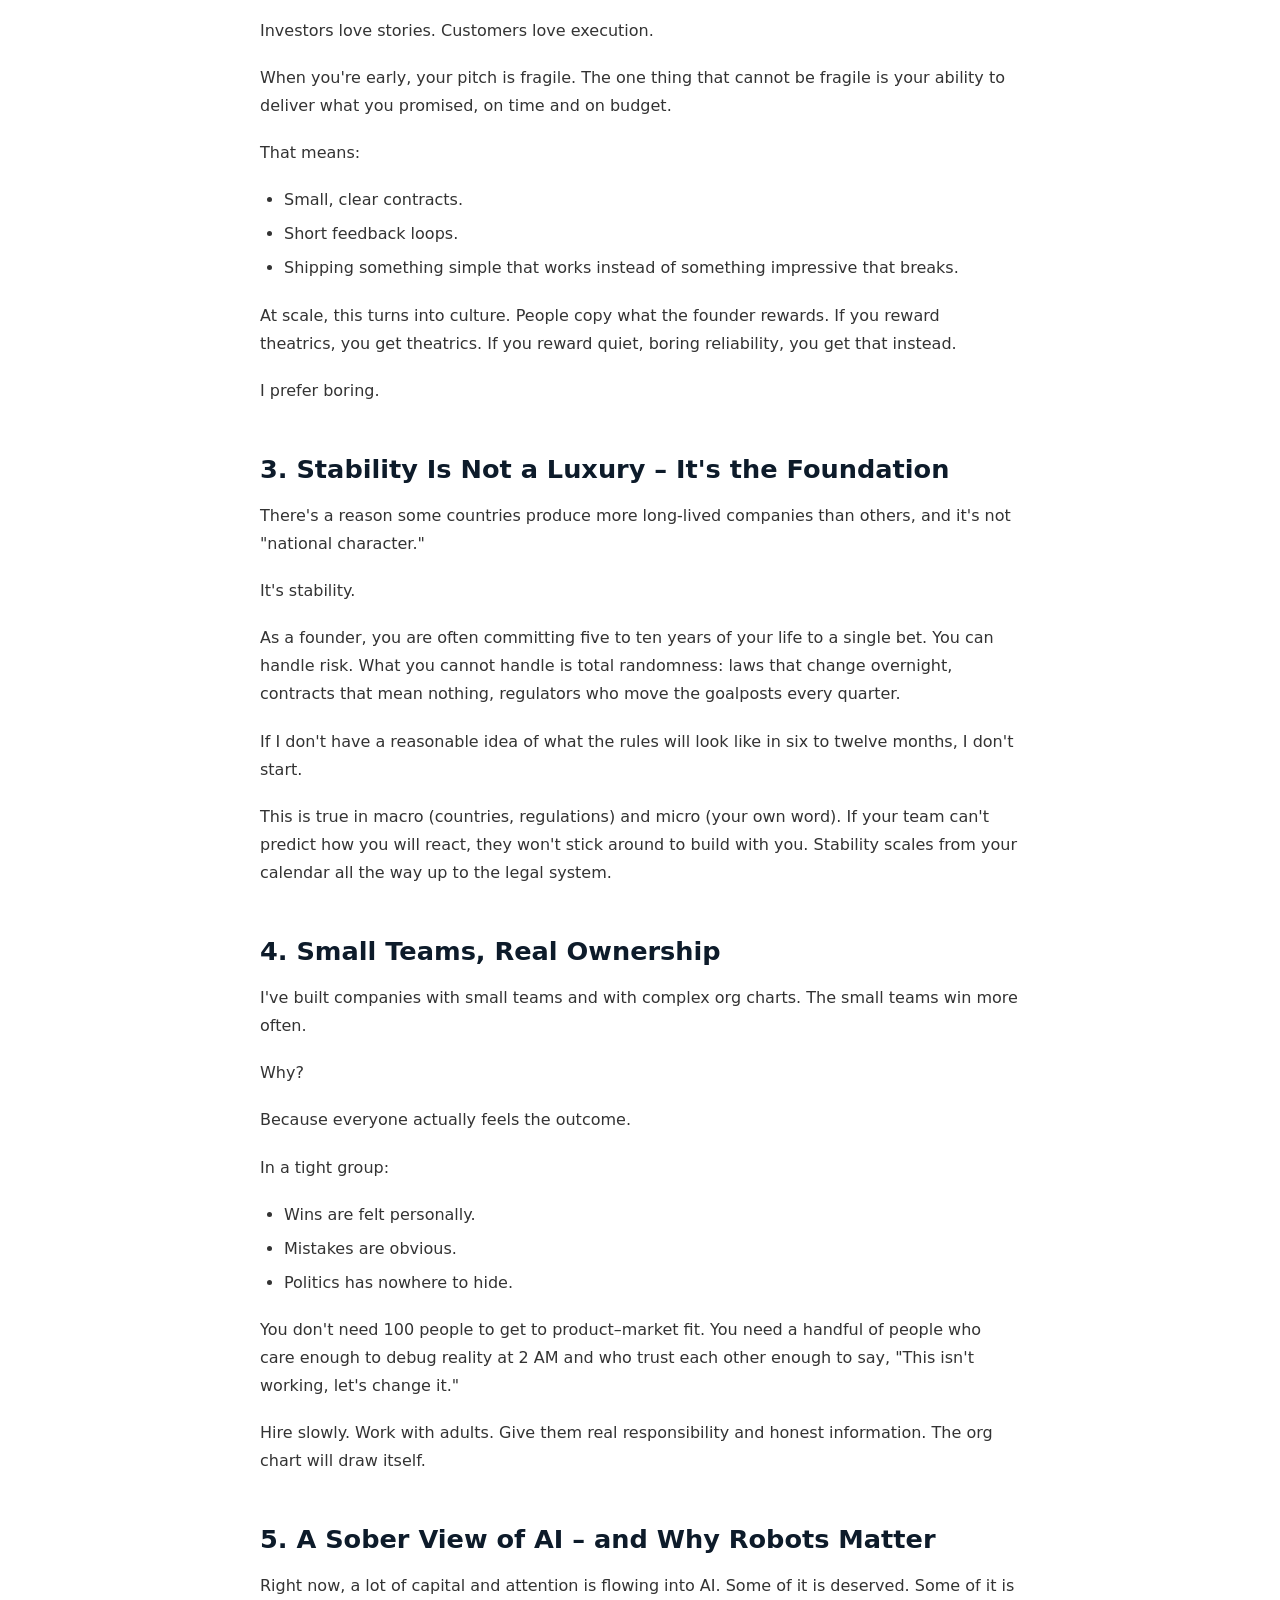
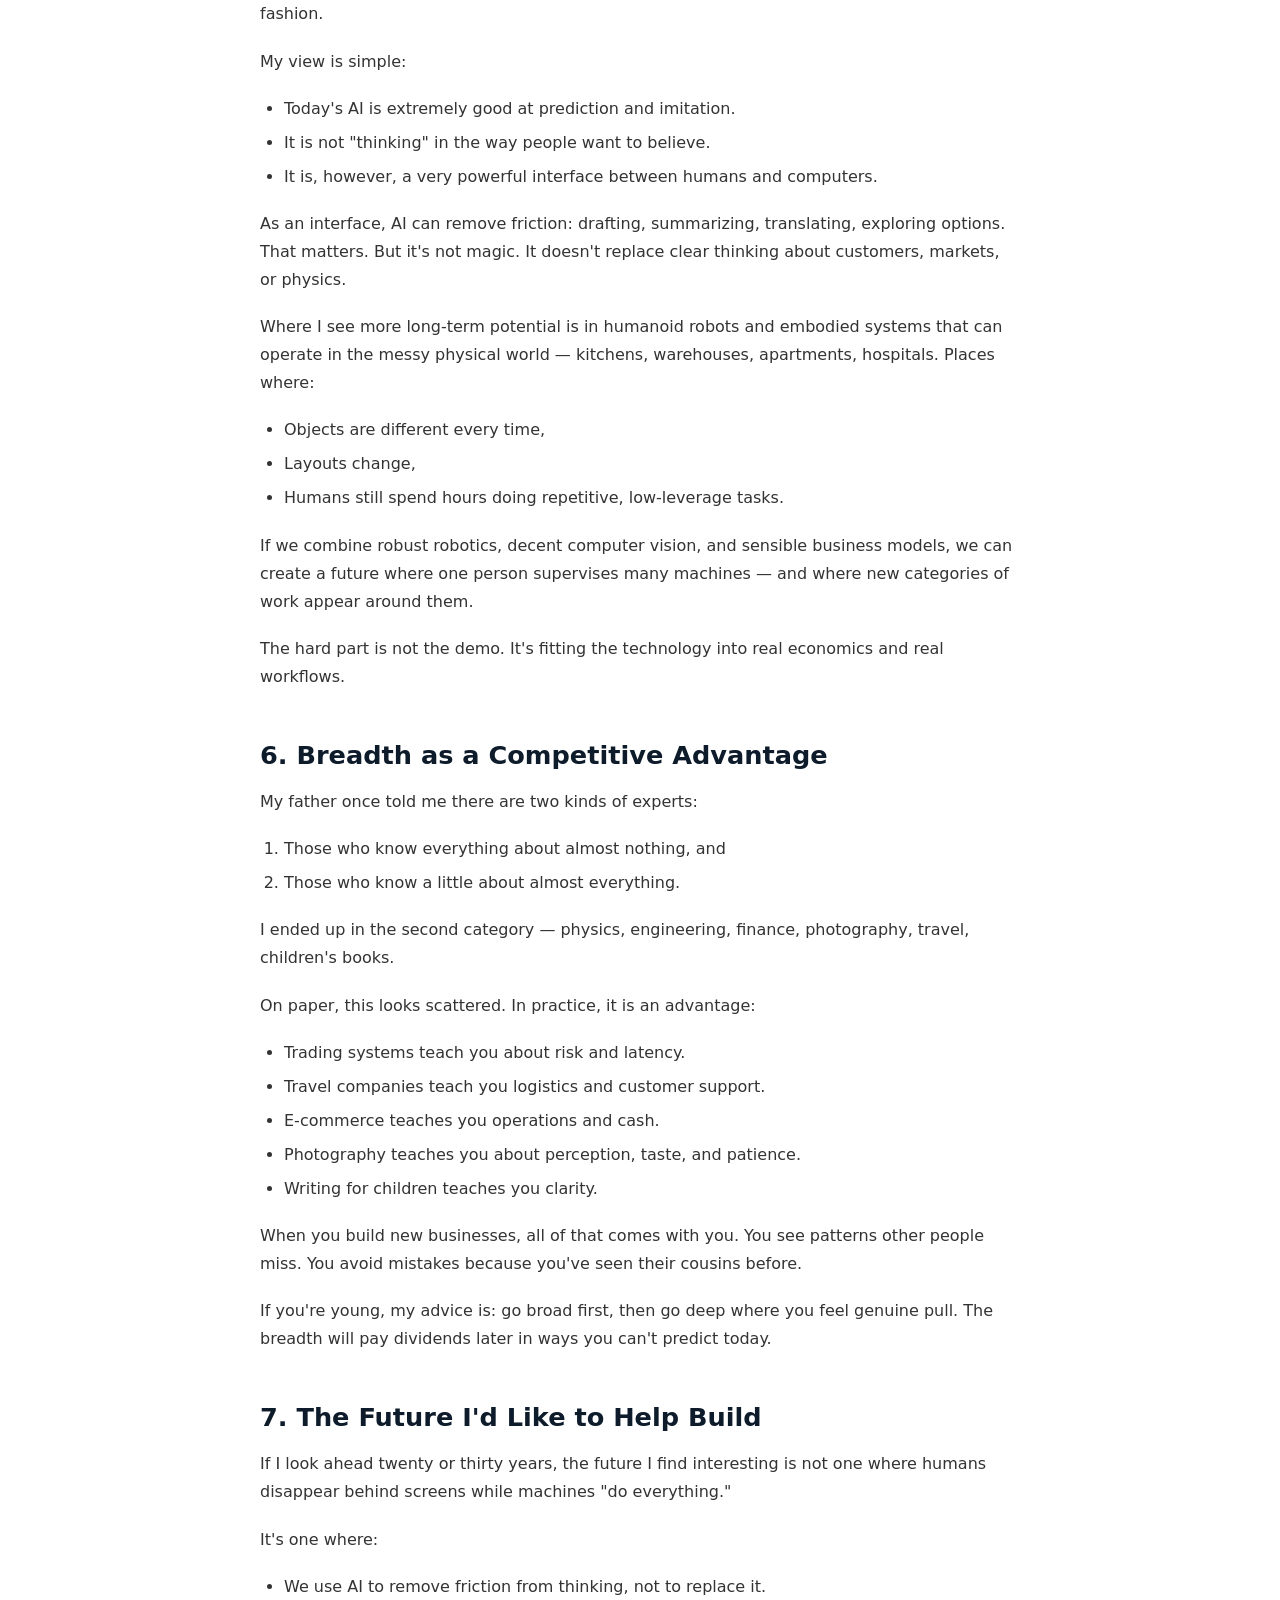
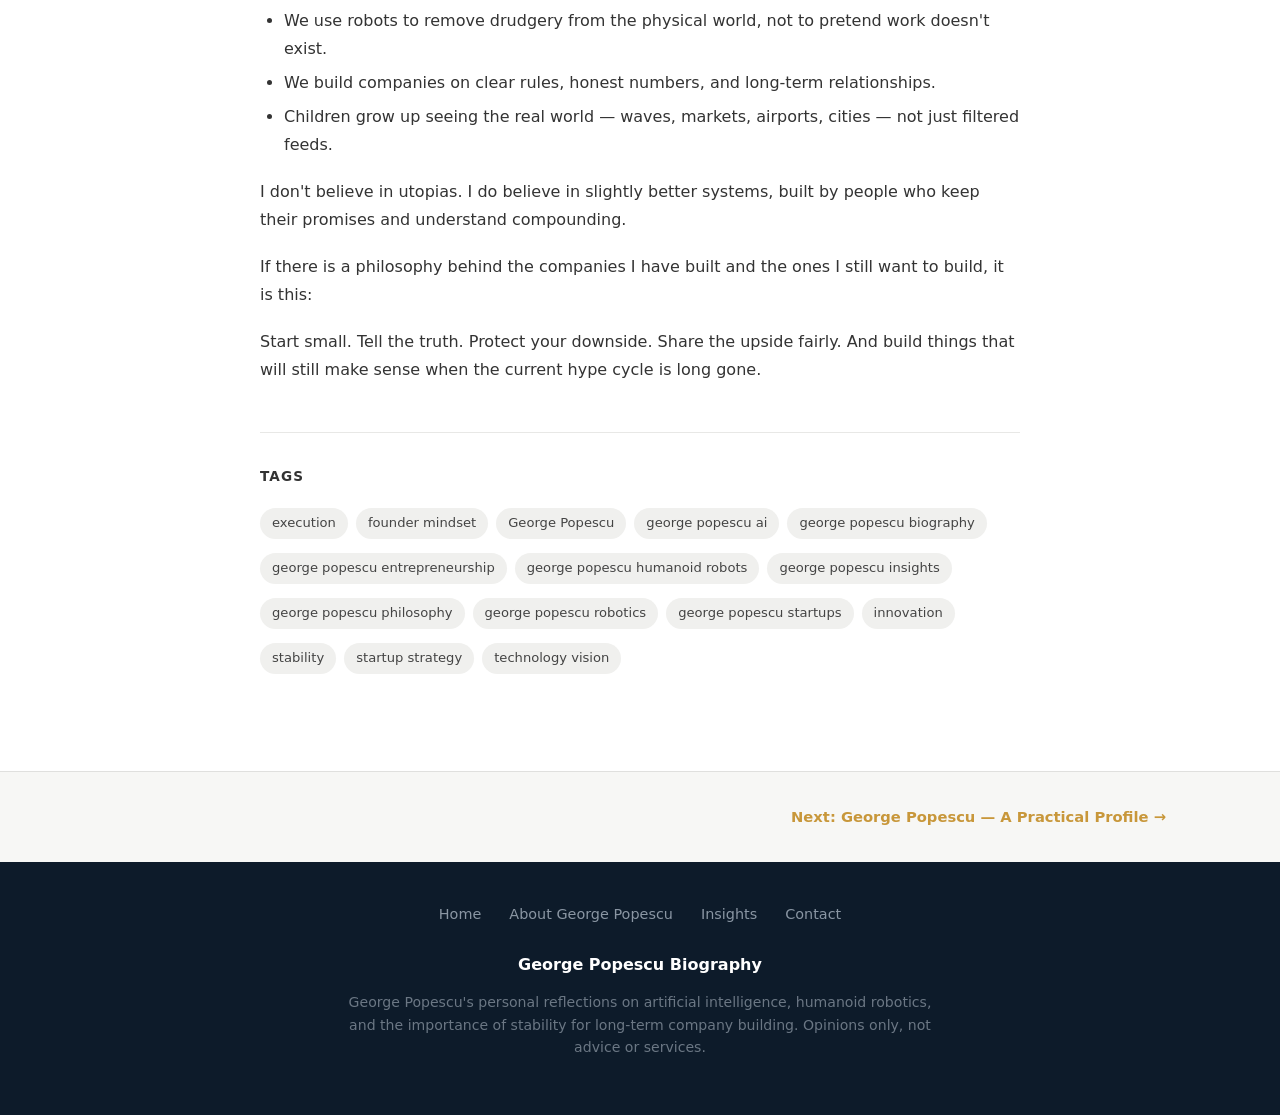
<file: george-popescu-building-what-survives-the-cycle.html>
<!DOCTYPE html>
<html lang="en">
<head>
  <meta charset="UTF-8">
  <meta name="viewport" content="width=device-width, initial-scale=1.0">
  <title>George Popescu: Building What Survives the Cycle | George Popescu Biography</title>
  <meta name="description" content="George Popescu's notes on startups, stability, and the next few decades — the rules he has distilled from building across trading technology, blockchain, e-commerce, photography, and writing.">
  <meta name="robots" content="index, follow">
  <meta property="og:title" content="George Popescu: Building What Survives the Cycle | George Popescu Biography">
  <meta property="og:description" content="George Popescu's notes on startups, stability, and the next few decades — the rules he has distilled from building across trading technology, blockchain, e-commerce, photography, and writing.">
  <meta property="og:type" content="article">
  <meta property="og:url" content="https://georgepopescubiography.com/george-popescus-paris-reflections-on-ai-humanoid-robots-and-stability/">
  <link rel="canonical" href="https://georgepopescubiography.com/george-popescus-paris-reflections-on-ai-humanoid-robots-and-stability/">
  <link rel="stylesheet" href="styles.css">
</head>
<body>

  <!-- ===== Header ===== -->
  <header class="site-header">
    <div class="container">
      <a href="index.html" class="site-logo">George Popescu Biography</a>
      <nav class="site-nav" aria-label="Main navigation">
        <a href="index.html">Home</a>
        <a href="about.html">About George Popescu</a>
        <a href="insights.html" class="active">Insights</a>
        <a href="contact.html">Contact</a>
      </nav>
    </div>
  </header>

  <!-- ===== Article Hero ===== -->
  <section class="article-hero">
    <div class="container">
      <span class="article-category">George Popescu AI</span>
      <h1>George Popescu: Building What Survives the Cycle</h1>
      <p class="article-subtitle">Notes on Startups, Stability, and the Next Few Decades</p>
      <p class="article-meta">
        <time datetime="2025-12-01">Dec 1, 2025</time>
        <span>by George Popescu</span>
      </p>
    </div>
  </section>

  <!-- ===== Article Body ===== -->
  <div class="article-body">
    <div class="container">
      <div class="article-content">

        <p>When people ask me how to "get into startups," they usually want a trick.</p>
        <p>A framework. A funding shortcut. A way to skip the part where reality hits.</p>
        <p>I don't have that.</p>
        <p>What I do have is a few decades of building things across very different worlds: trading technology, blockchain, augmented reality, e-commerce, travel, textiles, photography, and now writing. The details change. The rules underneath don't.</p>
        <p>This is an attempt to write those rules down in one place.</p>

        <h2>1. Start With Something Boring: Reality</h2>
        <p>A business is not a slide deck, an idea, or a brand.</p>
        <p>A business is:</p>
        <ul>
          <li>Something people really want,</li>
          <li>Delivered reliably,</li>
          <li>For more than it costs you to provide it,</li>
          <li>For long enough that everyone involved can sleep at night.</li>
        </ul>
        <p>Everything else is decoration.</p>
        <p>At Boston Technologies, the first product was not "disruption." It was solving very specific problems for one FX broker. We delivered. They paid. That cash funded the next client. Step by step, it turned into software, liquidity, white-label platforms, and eventually a global company.</p>
        <p>The pattern repeats:</p>
        <ul>
          <li>Talk to real customers.</li>
          <li>Solve a real headache.</li>
          <li>Charge real money.</li>
          <li>Repeat without drama.</li>
        </ul>
        <p>If you can't draw the cash flows on a piece of paper in five minutes, you're probably lying to yourself.</p>

        <h2>2. Execution Over Story</h2>
        <p>Investors love stories. Customers love execution.</p>
        <p>When you're early, your pitch is fragile. The one thing that cannot be fragile is your ability to deliver what you promised, on time and on budget.</p>
        <p>That means:</p>
        <ul>
          <li>Small, clear contracts.</li>
          <li>Short feedback loops.</li>
          <li>Shipping something simple that works instead of something impressive that breaks.</li>
        </ul>
        <p>At scale, this turns into culture. People copy what the founder rewards. If you reward theatrics, you get theatrics. If you reward quiet, boring reliability, you get that instead.</p>
        <p>I prefer boring.</p>

        <h2>3. Stability Is Not a Luxury – It's the Foundation</h2>
        <p>There's a reason some countries produce more long-lived companies than others, and it's not "national character."</p>
        <p>It's stability.</p>
        <p>As a founder, you are often committing five to ten years of your life to a single bet. You can handle risk. What you cannot handle is total randomness: laws that change overnight, contracts that mean nothing, regulators who move the goalposts every quarter.</p>
        <p>If I don't have a reasonable idea of what the rules will look like in six to twelve months, I don't start.</p>
        <p>This is true in macro (countries, regulations) and micro (your own word). If your team can't predict how you will react, they won't stick around to build with you. Stability scales from your calendar all the way up to the legal system.</p>

        <h2>4. Small Teams, Real Ownership</h2>
        <p>I've built companies with small teams and with complex org charts. The small teams win more often.</p>
        <p>Why?</p>
        <p>Because everyone actually feels the outcome.</p>
        <p>In a tight group:</p>
        <ul>
          <li>Wins are felt personally.</li>
          <li>Mistakes are obvious.</li>
          <li>Politics has nowhere to hide.</li>
        </ul>
        <p>You don't need 100 people to get to product–market fit. You need a handful of people who care enough to debug reality at 2 AM and who trust each other enough to say, "This isn't working, let's change it."</p>
        <p>Hire slowly. Work with adults. Give them real responsibility and honest information. The org chart will draw itself.</p>

        <h2>5. A Sober View of AI – and Why Robots Matter</h2>
        <p>Right now, a lot of capital and attention is flowing into AI. Some of it is deserved. Some of it is fashion.</p>
        <p>My view is simple:</p>
        <ul>
          <li>Today's AI is extremely good at prediction and imitation.</li>
          <li>It is not "thinking" in the way people want to believe.</li>
          <li>It is, however, a very powerful interface between humans and computers.</li>
        </ul>
        <p>As an interface, AI can remove friction: drafting, summarizing, translating, exploring options. That matters. But it's not magic. It doesn't replace clear thinking about customers, markets, or physics.</p>
        <p>Where I see more long-term potential is in humanoid robots and embodied systems that can operate in the messy physical world — kitchens, warehouses, apartments, hospitals. Places where:</p>
        <ul>
          <li>Objects are different every time,</li>
          <li>Layouts change,</li>
          <li>Humans still spend hours doing repetitive, low-leverage tasks.</li>
        </ul>
        <p>If we combine robust robotics, decent computer vision, and sensible business models, we can create a future where one person supervises many machines — and where new categories of work appear around them.</p>
        <p>The hard part is not the demo. It's fitting the technology into real economics and real workflows.</p>

        <h2>6. Breadth as a Competitive Advantage</h2>
        <p>My father once told me there are two kinds of experts:</p>
        <ol>
          <li>Those who know everything about almost nothing, and</li>
          <li>Those who know a little about almost everything.</li>
        </ol>
        <p>I ended up in the second category — physics, engineering, finance, photography, travel, children's books.</p>
        <p>On paper, this looks scattered. In practice, it is an advantage:</p>
        <ul>
          <li>Trading systems teach you about risk and latency.</li>
          <li>Travel companies teach you logistics and customer support.</li>
          <li>E-commerce teaches you operations and cash.</li>
          <li>Photography teaches you about perception, taste, and patience.</li>
          <li>Writing for children teaches you clarity.</li>
        </ul>
        <p>When you build new businesses, all of that comes with you. You see patterns other people miss. You avoid mistakes because you've seen their cousins before.</p>
        <p>If you're young, my advice is: go broad first, then go deep where you feel genuine pull. The breadth will pay dividends later in ways you can't predict today.</p>

        <h2>7. The Future I'd Like to Help Build</h2>
        <p>If I look ahead twenty or thirty years, the future I find interesting is not one where humans disappear behind screens while machines "do everything."</p>
        <p>It's one where:</p>
        <ul>
          <li>We use AI to remove friction from thinking, not to replace it.</li>
          <li>We use robots to remove drudgery from the physical world, not to pretend work doesn't exist.</li>
          <li>We build companies on clear rules, honest numbers, and long-term relationships.</li>
          <li>Children grow up seeing the real world — waves, markets, airports, cities — not just filtered feeds.</li>
        </ul>
        <p>I don't believe in utopias. I do believe in slightly better systems, built by people who keep their promises and understand compounding.</p>
        <p>If there is a philosophy behind the companies I have built and the ones I still want to build, it is this:</p>
        <p>Start small. Tell the truth. Protect your downside. Share the upside fairly. And build things that will still make sense when the current hype cycle is long gone.</p>

        <!-- Tags -->
        <div class="tags">
          <p class="tags-label">Tags</p>
          <ul class="tag-list">
            <li><a href="insights.html">execution</a></li>
            <li><a href="insights.html">founder mindset</a></li>
            <li><a href="insights.html">George Popescu</a></li>
            <li><a href="insights.html">george popescu ai</a></li>
            <li><a href="insights.html">george popescu biography</a></li>
            <li><a href="insights.html">george popescu entrepreneurship</a></li>
            <li><a href="insights.html">george popescu humanoid robots</a></li>
            <li><a href="insights.html">george popescu insights</a></li>
            <li><a href="insights.html">george popescu philosophy</a></li>
            <li><a href="insights.html">george popescu robotics</a></li>
            <li><a href="insights.html">george popescu startups</a></li>
            <li><a href="insights.html">innovation</a></li>
            <li><a href="insights.html">stability</a></li>
            <li><a href="insights.html">startup strategy</a></li>
            <li><a href="insights.html">technology vision</a></li>
          </ul>
        </div>

      </div>
    </div>
  </div>

  <!-- ===== Article Nav ===== -->
  <nav class="article-nav" aria-label="Article navigation">
    <div class="container">
      <span></span>
      <a href="george-popescu-a-practical-profile.html">Next: George Popescu — A Practical Profile &rarr;</a>
    </div>
  </nav>

  <!-- ===== Footer ===== -->
  <footer class="site-footer">
    <div class="container">
      <nav class="footer-nav" aria-label="Footer navigation">
        <a href="index.html">Home</a>
        <a href="about.html">About George Popescu</a>
        <a href="insights.html">Insights</a>
        <a href="contact.html">Contact</a>
      </nav>
      <p class="footer-brand">George Popescu Biography</p>
      <p class="footer-desc">George Popescu's personal reflections on artificial intelligence, humanoid robotics, and the importance of stability for long-term company building. Opinions only, not advice or services.</p>
    </div>
  </footer>

</body>
</html>
</file>
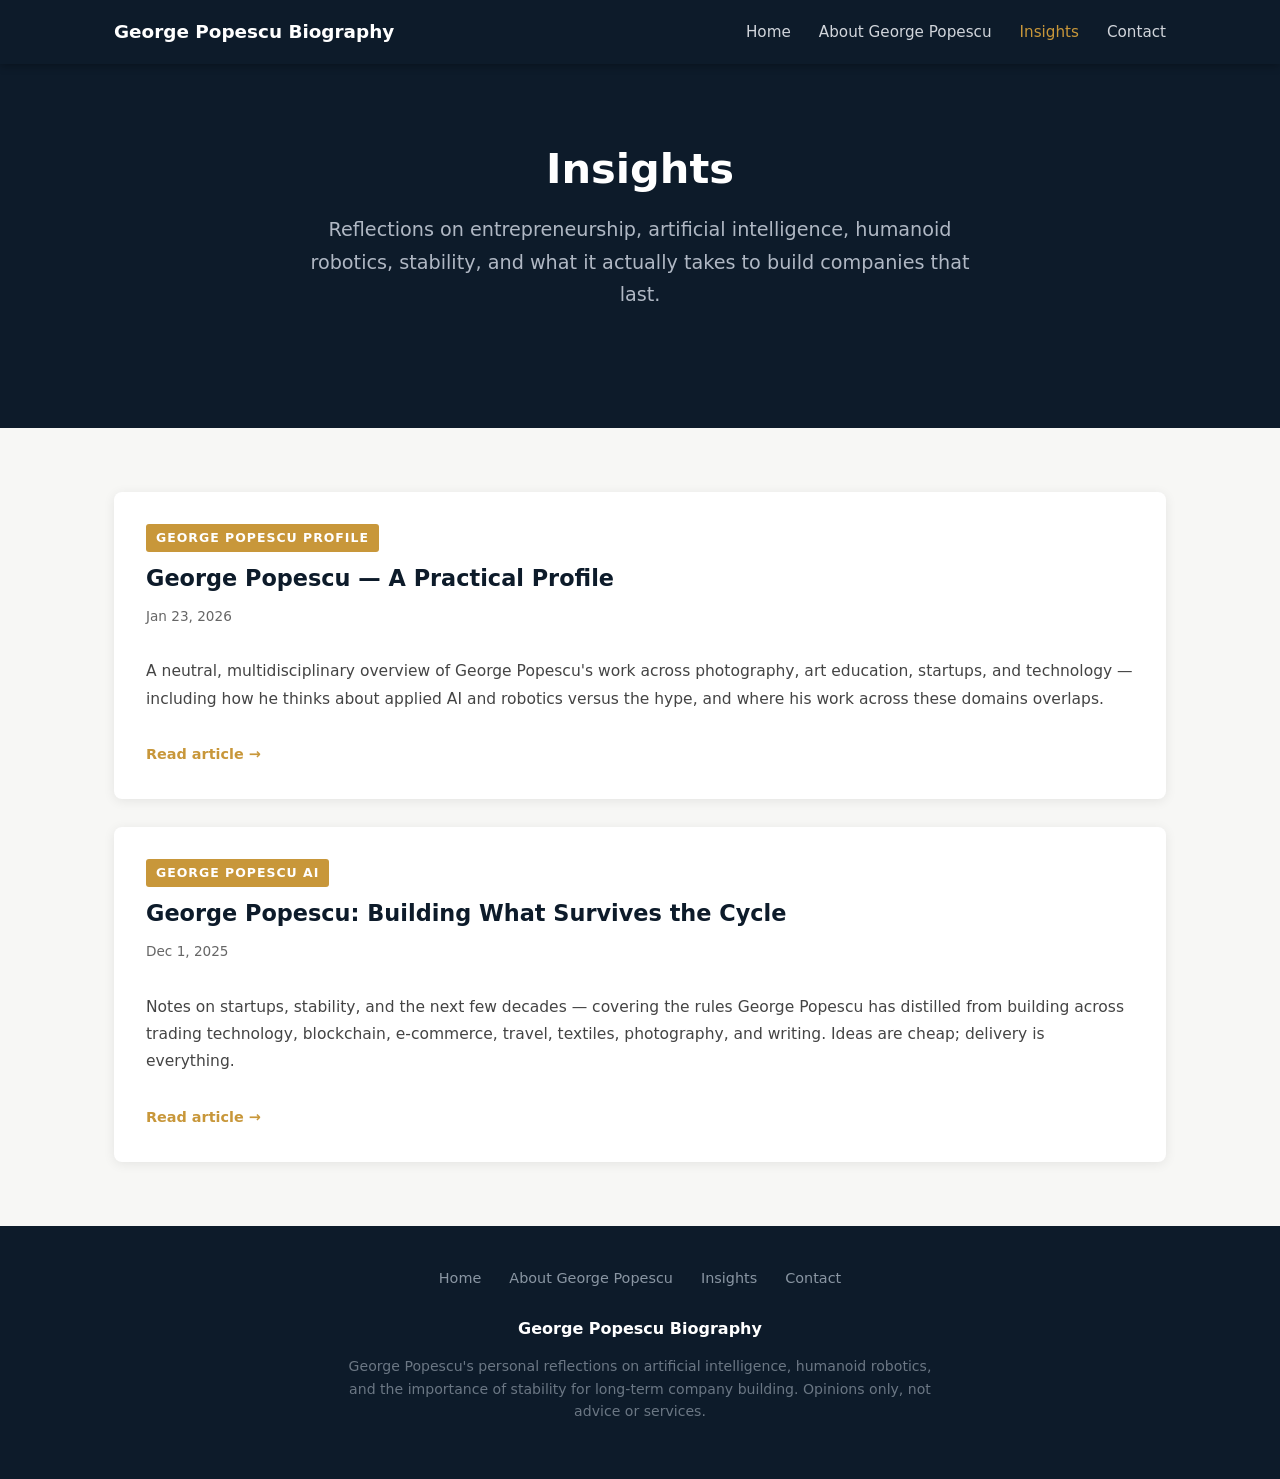
<file: insights.html>
<!DOCTYPE html>
<html lang="en">
<head>
  <meta charset="UTF-8">
  <meta name="viewport" content="width=device-width, initial-scale=1.0">
  <title>Insights | George Popescu Biography</title>
  <meta name="description" content="Insights from George Popescu on startups, AI, humanoid robots, stability, entrepreneurship, and building companies that last beyond the current hype cycle.">
  <meta name="robots" content="index, follow">
  <meta property="og:title" content="Insights | George Popescu Biography">
  <meta property="og:description" content="Insights from George Popescu on startups, AI, humanoid robots, stability, entrepreneurship, and building companies that last beyond the current hype cycle.">
  <meta property="og:type" content="website">
  <meta property="og:url" content="https://georgepopescubiography.com/insights/">
  <link rel="canonical" href="https://georgepopescubiography.com/insights/">
  <link rel="stylesheet" href="styles.css">
</head>
<body>

  <!-- ===== Header ===== -->
  <header class="site-header">
    <div class="container">
      <a href="index.html" class="site-logo">George Popescu Biography</a>
      <nav class="site-nav" aria-label="Main navigation">
        <a href="index.html">Home</a>
        <a href="about.html">About George Popescu</a>
        <a href="insights.html" class="active">Insights</a>
        <a href="contact.html">Contact</a>
      </nav>
    </div>
  </header>

  <!-- ===== Hero ===== -->
  <section class="hero">
    <div class="container">
      <h1>Insights</h1>
      <p class="subtitle">Reflections on entrepreneurship, artificial intelligence, humanoid robotics, stability, and what it actually takes to build companies that last.</p>
    </div>
  </section>

  <!-- ===== Articles List ===== -->
  <section class="section section-light">
    <div class="container">
      <div class="insights-list">

        <!-- Article 2 — newest first -->
        <article class="insight-card">
          <span class="insight-category">George Popescu Profile</span>
          <h2><a href="george-popescu-a-practical-profile.html">George Popescu — A Practical Profile</a></h2>
          <p class="insight-meta"><time datetime="2026-01-23">Jan 23, 2026</time></p>
          <p class="insight-excerpt">A neutral, multidisciplinary overview of George Popescu's work across photography, art education, startups, and technology — including how he thinks about applied AI and robotics versus the hype, and where his work across these domains overlaps.</p>
          <a href="george-popescu-a-practical-profile.html" class="read-more">Read article &rarr;</a>
        </article>

        <!-- Article 1 -->
        <article class="insight-card">
          <span class="insight-category">George Popescu AI</span>
          <h2><a href="george-popescu-building-what-survives-the-cycle.html">George Popescu: Building What Survives the Cycle</a></h2>
          <p class="insight-meta"><time datetime="2025-12-01">Dec 1, 2025</time></p>
          <p class="insight-excerpt">Notes on startups, stability, and the next few decades — covering the rules George Popescu has distilled from building across trading technology, blockchain, e-commerce, travel, textiles, photography, and writing. Ideas are cheap; delivery is everything.</p>
          <a href="george-popescu-building-what-survives-the-cycle.html" class="read-more">Read article &rarr;</a>
        </article>

      </div>
    </div>
  </section>

  <!-- ===== Footer ===== -->
  <footer class="site-footer">
    <div class="container">
      <nav class="footer-nav" aria-label="Footer navigation">
        <a href="index.html">Home</a>
        <a href="about.html">About George Popescu</a>
        <a href="insights.html">Insights</a>
        <a href="contact.html">Contact</a>
      </nav>
      <p class="footer-brand">George Popescu Biography</p>
      <p class="footer-desc">George Popescu's personal reflections on artificial intelligence, humanoid robotics, and the importance of stability for long-term company building. Opinions only, not advice or services.</p>
    </div>
  </footer>

</body>
</html>
</file>
<file: styles.css>
/* ==========================================================================
   George Popescu Biography — styles.css
   ========================================================================== */

/* ---------- Reset & Base ------------------------------------------------- */
*, *::before, *::after {
  box-sizing: border-box;
  margin: 0;
  padding: 0;
}

html {
  scroll-behavior: smooth;
}

body {
  font-family: 'Segoe UI', system-ui, -apple-system, sans-serif;
  font-size: 1rem;
  line-height: 1.75;
  color: #222222;
  background-color: #f7f7f5;
}

img {
  max-width: 100%;
  display: block;
}

a {
  color: #c8973a;
  text-decoration: none;
  transition: color 0.2s ease;
}

a:hover {
  color: #a67828;
  text-decoration: underline;
}

ul, ol {
  padding-left: 1.5rem;
}

/* ---------- Typography --------------------------------------------------- */
h1 {
  font-size: 2.6rem;
  font-weight: 700;
  line-height: 1.2;
}

h2 {
  font-size: 2rem;
  font-weight: 600;
  line-height: 1.3;
}

h3 {
  font-size: 1.4rem;
  font-weight: 600;
  line-height: 1.4;
}

h4 {
  font-size: 1.15rem;
  font-weight: 600;
  line-height: 1.4;
}

h5 {
  font-size: 1rem;
  font-weight: 600;
  line-height: 1.4;
}

p {
  margin-bottom: 1.1rem;
}

p:last-child {
  margin-bottom: 0;
}

/* ---------- Layout Wrapper ----------------------------------------------- */
.container {
  max-width: 1100px;
  margin: 0 auto;
  padding: 0 24px;
}

/* ---------- Header / Nav ------------------------------------------------- */
.site-header {
  position: sticky;
  top: 0;
  z-index: 100;
  background-color: #0d1b2a;
  box-shadow: 0 2px 8px rgba(0, 0, 0, 0.3);
}

.site-header .container {
  display: flex;
  align-items: center;
  justify-content: space-between;
  padding-top: 16px;
  padding-bottom: 16px;
  gap: 16px;
}

.site-logo {
  font-size: 1.15rem;
  font-weight: 700;
  color: #ffffff;
  text-decoration: none;
  white-space: nowrap;
  flex-shrink: 0;
}

.site-logo:hover {
  color: #c8973a;
  text-decoration: none;
}

.site-nav {
  display: flex;
  align-items: center;
  gap: 28px;
  flex-wrap: wrap;
  justify-content: flex-end;
}

.site-nav a {
  color: #d1d5db;
  font-size: 0.95rem;
  font-weight: 500;
  text-decoration: none;
  transition: color 0.2s ease;
  white-space: nowrap;
}

.site-nav a:hover,
.site-nav a.active {
  color: #c8973a;
  text-decoration: none;
}

/* ---------- Hero --------------------------------------------------------- */
.hero {
  background-color: #0d1b2a;
  color: #ffffff;
  padding: 80px 0;
  text-align: center;
}

.hero h1 {
  color: #ffffff;
  margin-bottom: 20px;
}

.hero .subtitle {
  font-size: 1.2rem;
  color: #b0b8c4;
  max-width: 700px;
  margin: 0 auto 36px;
  line-height: 1.7;
}

.hero .hero-actions {
  display: flex;
  gap: 16px;
  justify-content: center;
  flex-wrap: wrap;
}

/* ---------- Buttons ------------------------------------------------------ */
.btn {
  display: inline-block;
  background-color: #c8973a;
  color: #ffffff;
  border-radius: 4px;
  padding: 12px 28px;
  font-weight: 600;
  font-size: 0.95rem;
  text-decoration: none;
  transition: background-color 0.2s ease, transform 0.1s ease;
  border: none;
  cursor: pointer;
  font-family: inherit;
}

.btn:hover {
  background-color: #a67828;
  color: #ffffff;
  text-decoration: none;
  transform: translateY(-1px);
}

.btn-outline {
  background-color: transparent;
  border: 2px solid #c8973a;
  color: #c8973a;
}

.btn-outline:hover {
  background-color: #c8973a;
  color: #ffffff;
}

/* ---------- Sections ----------------------------------------------------- */
.section {
  padding: 64px 0;
}

.section-white {
  background-color: #ffffff;
}

.section-light {
  background-color: #f7f7f5;
}

.section-dark {
  background-color: #0d1b2a;
  color: #ffffff;
}

.section-title {
  margin-bottom: 12px;
}

.section-subtitle {
  color: #666666;
  margin-bottom: 48px;
  font-size: 1.05rem;
}

/* ---------- Cards -------------------------------------------------------- */
.card {
  background-color: #ffffff;
  border-radius: 8px;
  box-shadow: 0 2px 12px rgba(0, 0, 0, 0.08);
  padding: 32px;
}

.card-grid {
  display: grid;
  gap: 28px;
}

.card-grid-2 {
  grid-template-columns: repeat(2, 1fr);
}

.card-grid-3 {
  grid-template-columns: repeat(3, 1fr);
}

.card-grid-4 {
  grid-template-columns: repeat(4, 1fr);
}

.card h3 {
  margin-bottom: 12px;
  color: #0d1b2a;
}

.card p {
  color: #444444;
  font-size: 0.97rem;
}

/* ---------- Quote Blocks ------------------------------------------------- */
.quote-block {
  border-left: 4px solid #c8973a;
  padding: 20px 28px;
  background-color: #fff;
  border-radius: 0 8px 8px 0;
  margin-bottom: 24px;
  box-shadow: 0 2px 8px rgba(0,0,0,0.05);
}

.quote-block blockquote {
  font-size: 1.08rem;
  font-style: italic;
  color: #333333;
  margin-bottom: 8px;
}

.quote-block cite {
  font-size: 0.88rem;
  color: #666666;
  font-style: normal;
}

/* ---------- Article Layout ----------------------------------------------- */
.article-hero {
  background-color: #0d1b2a;
  color: #ffffff;
  padding: 64px 0 48px;
}

.article-hero .article-category {
  display: inline-block;
  background-color: #c8973a;
  color: #fff;
  font-size: 0.8rem;
  font-weight: 600;
  text-transform: uppercase;
  letter-spacing: 0.08em;
  padding: 4px 12px;
  border-radius: 3px;
  margin-bottom: 18px;
}

.article-hero h1 {
  color: #ffffff;
  margin-bottom: 14px;
}

.article-hero .article-subtitle {
  font-size: 1.15rem;
  color: #b0b8c4;
  margin-bottom: 24px;
}

.article-meta {
  font-size: 0.88rem;
  color: #8a96a3;
}

.article-meta time {
  margin-right: 12px;
}

/* Article body */
.article-body {
  padding: 56px 0 72px;
  background-color: #ffffff;
}

.article-content {
  max-width: 760px;
  margin: 0 auto;
}

.article-content h2 {
  margin-top: 48px;
  margin-bottom: 16px;
  color: #0d1b2a;
  font-size: 1.6rem;
}

.article-content h3 {
  margin-top: 36px;
  margin-bottom: 12px;
  color: #0d1b2a;
}

.article-content h4 {
  margin-top: 28px;
  margin-bottom: 10px;
  color: #0d1b2a;
}

.article-content p {
  margin-bottom: 1.2rem;
  color: #333333;
}

.article-content ul,
.article-content ol {
  margin-bottom: 1.2rem;
  color: #333333;
}

.article-content li {
  margin-bottom: 6px;
}

.article-content a {
  color: #c8973a;
}

/* Tags */
.tags {
  margin-top: 48px;
  padding-top: 32px;
  border-top: 1px solid #e8e8e6;
}

.tags-label {
  font-size: 0.85rem;
  font-weight: 600;
  text-transform: uppercase;
  letter-spacing: 0.08em;
  color: #666666;
  margin-bottom: 12px;
}

.tag-list {
  display: flex;
  flex-wrap: wrap;
  gap: 8px;
  list-style: none;
  padding: 0;
}

.tag-list li a {
  display: inline-block;
  background-color: #f0f0ee;
  color: #444444;
  font-size: 0.82rem;
  padding: 4px 12px;
  border-radius: 20px;
  transition: background-color 0.2s ease, color 0.2s ease;
  text-decoration: none;
}

.tag-list li a:hover {
  background-color: #c8973a;
  color: #ffffff;
}

/* Article nav */
.article-nav {
  padding: 32px 0;
  background-color: #f7f7f5;
  border-top: 1px solid #e0e0de;
}

.article-nav .container {
  display: flex;
  justify-content: space-between;
  gap: 24px;
}

.article-nav a {
  font-size: 0.92rem;
  font-weight: 600;
  color: #c8973a;
}

/* ---------- Insights Index ----------------------------------------------- */
.insights-list {
  display: flex;
  flex-direction: column;
  gap: 28px;
}

.insight-card {
  background-color: #ffffff;
  border-radius: 8px;
  box-shadow: 0 2px 12px rgba(0, 0, 0, 0.08);
  padding: 32px;
  display: flex;
  flex-direction: column;
  gap: 12px;
  transition: box-shadow 0.2s ease;
}

.insight-card:hover {
  box-shadow: 0 4px 20px rgba(0, 0, 0, 0.13);
}

.insight-card .insight-category {
  display: inline-block;
  background-color: #c8973a;
  color: #fff;
  font-size: 0.78rem;
  font-weight: 600;
  text-transform: uppercase;
  letter-spacing: 0.08em;
  padding: 3px 10px;
  border-radius: 3px;
  align-self: flex-start;
}

.insight-card h2 {
  font-size: 1.4rem;
  margin-bottom: 0;
}

.insight-card h2 a {
  color: #0d1b2a;
  text-decoration: none;
}

.insight-card h2 a:hover {
  color: #c8973a;
}

.insight-card .insight-meta {
  font-size: 0.85rem;
  color: #666666;
}

.insight-card .insight-excerpt {
  color: #444444;
  font-size: 0.97rem;
}

.insight-card .read-more {
  font-size: 0.9rem;
  font-weight: 600;
  color: #c8973a;
  text-decoration: none;
}

.insight-card .read-more:hover {
  text-decoration: underline;
}

/* ---------- Contact Form ------------------------------------------------- */
.contact-section {
  padding: 64px 0;
  background-color: #ffffff;
}

.contact-grid {
  display: grid;
  grid-template-columns: 1fr 1.5fr;
  gap: 64px;
  align-items: start;
}

.contact-info h2 {
  margin-bottom: 16px;
  color: #0d1b2a;
}

.contact-info p {
  color: #555555;
  margin-bottom: 1rem;
}

.contact-note {
  margin-top: 24px;
  padding: 16px 20px;
  background-color: #f7f7f5;
  border-left: 3px solid #c8973a;
  font-size: 0.88rem;
  color: #666666;
  border-radius: 0 4px 4px 0;
}

.contact-form {
  display: flex;
  flex-direction: column;
  gap: 20px;
}

.form-group {
  display: flex;
  flex-direction: column;
  gap: 6px;
}

.form-group label {
  font-size: 0.9rem;
  font-weight: 600;
  color: #333333;
}

.form-group .required {
  color: #c8973a;
  margin-left: 2px;
}

.form-group input,
.form-group textarea {
  font-family: inherit;
  font-size: 1rem;
  line-height: 1.5;
  color: #222222;
  background-color: #f7f7f5;
  border: 1px solid #d4d4d0;
  border-radius: 4px;
  padding: 10px 14px;
  transition: border-color 0.2s ease, box-shadow 0.2s ease;
  width: 100%;
}

.form-group input:focus,
.form-group textarea:focus {
  outline: none;
  border-color: #c8973a;
  box-shadow: 0 0 0 3px rgba(200, 151, 58, 0.15);
  background-color: #ffffff;
}

.form-group textarea {
  min-height: 160px;
  resize: vertical;
}

/* ---------- Footer ------------------------------------------------------- */
.site-footer {
  background-color: #0d1b2a;
  color: #8a96a3;
  padding: 40px 0;
  text-align: center;
}

.site-footer .footer-nav {
  display: flex;
  justify-content: center;
  gap: 28px;
  flex-wrap: wrap;
  margin-bottom: 24px;
}

.site-footer .footer-nav a {
  color: #8a96a3;
  font-size: 0.9rem;
  text-decoration: none;
  transition: color 0.2s ease;
}

.site-footer .footer-nav a:hover {
  color: #c8973a;
}

.site-footer .footer-brand {
  font-size: 1rem;
  font-weight: 700;
  color: #ffffff;
  margin-bottom: 12px;
}

.site-footer .footer-desc {
  font-size: 0.88rem;
  color: #6b7784;
  max-width: 600px;
  margin: 0 auto 16px;
  line-height: 1.6;
}

.site-footer .footer-copy {
  font-size: 0.82rem;
  color: #4e5a67;
  margin-top: 16px;
}

/* ---------- About Page --------------------------------------------------- */
.about-hero {
  background-color: #0d1b2a;
  color: #ffffff;
  padding: 72px 0;
}

.about-hero .about-quote {
  font-size: 1.18rem;
  font-style: italic;
  color: #d1d5db;
  max-width: 820px;
  margin: 0 auto 24px;
  line-height: 1.7;
  text-align: center;
}

.about-hero p {
  max-width: 720px;
  margin: 0 auto 32px;
  text-align: center;
  color: #b0b8c4;
}

.about-hero .hero-actions {
  display: flex;
  justify-content: center;
  gap: 16px;
  flex-wrap: wrap;
}

/* About content sections */
.about-content h2 {
  color: #0d1b2a;
  margin-bottom: 20px;
}

.about-content h3 {
  color: #0d1b2a;
  margin-top: 36px;
  margin-bottom: 12px;
}

.about-content h4 {
  color: #0d1b2a;
  margin-top: 28px;
  margin-bottom: 10px;
}

.about-content h5 {
  color: #0d1b2a;
  margin-top: 20px;
  margin-bottom: 8px;
}

.about-content p {
  color: #444444;
  margin-bottom: 1.1rem;
}

.about-content ul {
  color: #444444;
  margin-bottom: 1.1rem;
}

.about-content li {
  margin-bottom: 6px;
}

/* Snapshot grid */
.snapshot-grid {
  display: grid;
  grid-template-columns: repeat(3, 1fr);
  gap: 24px;
  margin-top: 24px;
}

.snapshot-card {
  background-color: #ffffff;
  border-radius: 8px;
  box-shadow: 0 2px 12px rgba(0, 0, 0, 0.08);
  padding: 28px 24px;
}

.snapshot-card h4 {
  color: #c8973a;
  margin-bottom: 10px;
  font-size: 0.95rem;
  text-transform: uppercase;
  letter-spacing: 0.06em;
}

.snapshot-card p,
.snapshot-card ul {
  font-size: 0.93rem;
  color: #555555;
}

/* Accent divider */
.accent-divider {
  width: 56px;
  height: 4px;
  background-color: #c8973a;
  border-radius: 2px;
  margin: 16px 0 28px;
}

/* Philosophy block */
.philosophy-rule {
  display: flex;
  gap: 20px;
  align-items: flex-start;
  margin-bottom: 28px;
}

.philosophy-rule .rule-number {
  flex-shrink: 0;
  width: 40px;
  height: 40px;
  background-color: #c8973a;
  color: #ffffff;
  border-radius: 50%;
  display: flex;
  align-items: center;
  justify-content: center;
  font-weight: 700;
  font-size: 1rem;
}

.philosophy-rule .rule-body h3 {
  margin-top: 0;
  margin-bottom: 6px;
}

.philosophy-rule .rule-body p {
  margin-bottom: 0;
  color: #555555;
}

/* ---------- Home sections ----------------------------------------------- */
.moments-section {
  background-color: #ffffff;
}

.principles-section {
  background-color: #f7f7f5;
}

.quotes-section {
  background-color: #0d1b2a;
  padding: 64px 0;
}

.quotes-section h2 {
  color: #ffffff;
  margin-bottom: 10px;
}

.quotes-section .section-subtitle {
  color: #8a96a3;
  margin-bottom: 40px;
}

.quote-block-dark {
  border-left: 4px solid #c8973a;
  padding: 20px 28px;
  background-color: rgba(255,255,255,0.05);
  border-radius: 0 8px 8px 0;
  margin-bottom: 20px;
}

.quote-block-dark blockquote {
  font-size: 1.05rem;
  font-style: italic;
  color: #e2e8f0;
  margin-bottom: 8px;
}

.quote-block-dark cite {
  font-size: 0.88rem;
  color: #8a96a3;
  font-style: normal;
}

.go-deeper-section {
  background-color: #ffffff;
  padding: 64px 0;
  text-align: center;
}

.go-deeper-section h2 {
  margin-bottom: 16px;
  color: #0d1b2a;
}

.go-deeper-section p {
  max-width: 680px;
  margin: 0 auto 36px;
  color: #555555;
}

.go-deeper-section .hero-actions {
  display: flex;
  justify-content: center;
  gap: 16px;
  flex-wrap: wrap;
}

/* ---------- Utilities ---------------------------------------------------- */
.text-center {
  text-align: center;
}

.text-gold {
  color: #c8973a;
}

.text-muted {
  color: #666666;
}

.mt-0 { margin-top: 0; }
.mb-0 { margin-bottom: 0; }
.mb-8 { margin-bottom: 8px; }
.mb-16 { margin-bottom: 16px; }
.mb-24 { margin-bottom: 24px; }
.mb-32 { margin-bottom: 32px; }
.mb-48 { margin-bottom: 48px; }

/* ---------- Responsive --------------------------------------------------- */
@media (max-width: 768px) {
  h1 { font-size: 1.9rem; }
  h2 { font-size: 1.5rem; }
  h3 { font-size: 1.2rem; }

  .site-header .container {
    flex-direction: column;
    align-items: flex-start;
    gap: 12px;
  }

  .site-nav {
    gap: 16px;
  }

  .hero {
    padding: 56px 0;
  }

  .hero .subtitle {
    font-size: 1rem;
  }

  .card-grid-2,
  .card-grid-3,
  .card-grid-4 {
    grid-template-columns: 1fr;
  }

  .snapshot-grid {
    grid-template-columns: 1fr;
  }

  .contact-grid {
    grid-template-columns: 1fr;
    gap: 40px;
  }

  .article-nav .container {
    flex-direction: column;
  }

  .section {
    padding: 48px 0;
  }

  .about-hero {
    padding: 48px 0;
  }

  .about-hero .about-quote {
    font-size: 1rem;
  }

  .article-hero {
    padding: 48px 0 36px;
  }

  .article-hero h1 {
    font-size: 2rem;
  }

  .philosophy-rule {
    flex-direction: column;
    gap: 12px;
  }
}
</file>
